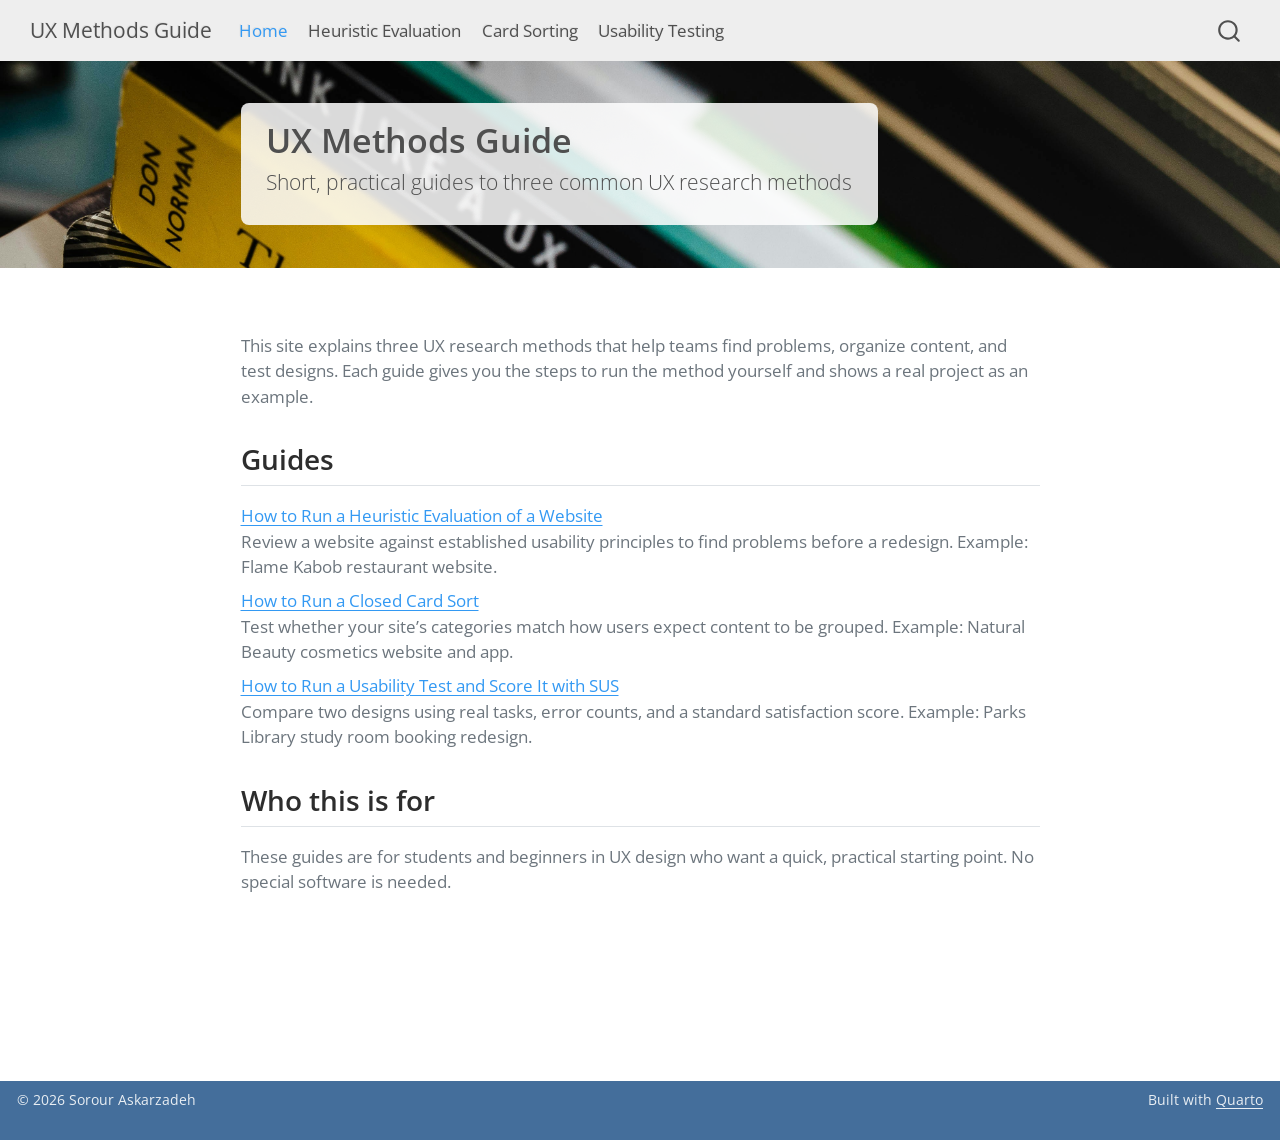
<file: docs/index.html>
<!DOCTYPE html>
<html xmlns="http://www.w3.org/1999/xhtml" lang="en" xml:lang="en"><head>

<meta charset="utf-8">
<meta name="generator" content="quarto-1.10.18">

<meta name="viewport" content="width=device-width, initial-scale=1.0, user-scalable=yes">


<title>UX Methods Guide</title>
<style>
/* Default styles provided by pandoc.
** See https://pandoc.org/MANUAL.html#variables-for-html for config info.
*/
span.smallcaps{font-variant: small-caps;}
div.columns{display: flex; gap: 1.5em;}
div.column{flex: auto;}
@media screen {
div.columns{gap: min(4vw, 1.5em);}
div.column{overflow-x: auto;}
}
div.hanging-indent{margin-left: 1.5em; text-indent: -1.5em;}
ul.task-list{list-style: none;}
ul.task-list li input[type="checkbox"] {
  width: 0.8em;
  margin: 0 0.8em 0.2em -1em; /* quarto-specific, see https://github.com/quarto-dev/quarto-cli/issues/4556 */ 
  vertical-align: middle;
}
</style>


<script src="site_libs/quarto-nav/quarto-nav.js"></script>
<script src="site_libs/quarto-nav/headroom.min.js"></script>
<script src="site_libs/clipboard/clipboard.min.js"></script>
<script src="site_libs/quarto-search/autocomplete.umd.js"></script>
<script src="site_libs/quarto-search/fuse.min.js"></script>
<script src="site_libs/quarto-search/quarto-search.js"></script>
<meta name="quarto:offset" content="./">
<script src="site_libs/quarto-html/quarto.js" type="module"></script>
<script src="site_libs/quarto-html/tabsets/tabsets.js" type="module"></script>
<script src="site_libs/quarto-html/popper.min.js"></script>
<script src="site_libs/quarto-html/tippy.umd.min.js"></script>
<script src="site_libs/quarto-html/anchor.min.js"></script>
<link href="site_libs/quarto-html/tippy.css" rel="stylesheet">
<link href="site_libs/quarto-html/quarto-syntax-highlighting-64a204ab8560d761af7679ceaba22944.css" rel="stylesheet" id="quarto-text-highlighting-styles">
<script src="site_libs/bootstrap/bootstrap.min.js"></script>
<link href="site_libs/bootstrap/bootstrap-icons.css" rel="stylesheet">
<link href="site_libs/bootstrap/bootstrap-42a7d1e88c8e2ad46005e228fc328fef.min.css" rel="stylesheet" append-hash="true" id="quarto-bootstrap" data-mode="light">
<script id="quarto-search-options" type="application/json">{
  "location": "navbar",
  "copy-button": false,
  "collapse-after": 3,
  "panel-placement": "end",
  "type": "overlay",
  "limit": 50,
  "keyboard-shortcut": [
    "f",
    "/",
    "s"
  ],
  "show-item-context": false,
  "language": {
    "search-no-results-text": "No results",
    "search-matching-documents-text": "matching documents",
    "search-copy-link-title": "Copy link to search",
    "search-hide-matches-text": "Hide additional matches",
    "search-more-match-text": "more match in this document",
    "search-more-matches-text": "more matches in this document",
    "search-clear-button-title": "Clear",
    "search-text-placeholder": "",
    "search-detached-cancel-button-title": "Cancel",
    "search-submit-button-title": "Submit",
    "search-label": "Search"
  }
}</script>
<style>

      .quarto-title-block .quarto-title-banner {
        background-image: url(images/header.jpg);
background-size: cover;
      }
</style>


<link rel="stylesheet" href="styles.css">
</head>

<body class="nav-fixed fullcontent quarto-light">

<div id="quarto-search-results"></div>
  <header id="quarto-header" class="headroom fixed-top quarto-banner">
    <nav class="navbar navbar-expand-lg " data-bs-theme="dark">
      <div class="navbar-container container-fluid">
      <div class="navbar-brand-container mx-auto">
    <a class="navbar-brand" href="./index.html">
    <span class="navbar-title">UX Methods Guide</span>
    </a>
  </div>
            <div id="quarto-search" class="" title="Search"></div>
          <button class="navbar-toggler" type="button" data-bs-toggle="collapse" data-bs-target="#navbarCollapse" aria-controls="navbarCollapse" role="menu" aria-expanded="false" aria-label="Toggle navigation" onclick="if (window.quartoToggleHeadroom) { window.quartoToggleHeadroom(); }">
  <span class="navbar-toggler-icon"></span>
</button>
          <div class="collapse navbar-collapse" id="navbarCollapse">
            <ul class="navbar-nav navbar-nav-scroll me-auto">
  <li class="nav-item">
    <a class="nav-link active" href="./index.html" aria-current="page"> 
<span class="menu-text">Home</span></a>
  </li>  
  <li class="nav-item">
    <a class="nav-link" href="./page1.html"> 
<span class="menu-text">Heuristic Evaluation</span></a>
  </li>  
  <li class="nav-item">
    <a class="nav-link" href="./page2.html"> 
<span class="menu-text">Card Sorting</span></a>
  </li>  
  <li class="nav-item">
    <a class="nav-link" href="./page3.html"> 
<span class="menu-text">Usability Testing</span></a>
  </li>  
</ul>
          </div> <!-- /navcollapse -->
            <div class="quarto-navbar-tools">
</div>
      </div> <!-- /container-fluid -->
    </nav>
</header>
<!-- content -->
<header id="title-block-header" class="quarto-title-block default page-columns page-full">
  <div class="quarto-title-banner page-columns page-full">
    <div class="quarto-title column-body">
      <h1 class="title">UX Methods Guide</h1>
            <p class="subtitle lead">Short, practical guides to three common UX research methods</p>
                      </div>
  </div>
    
  
  <div class="quarto-title-meta">

      
    
      
    </div>
    
  
  </header><div id="quarto-content" class="quarto-container page-columns page-rows-contents page-layout-article page-navbar">
<!-- sidebar -->
<!-- margin-sidebar -->
    
<!-- main -->
<main class="content quarto-banner-title-block" id="quarto-document-content">





<p>This site explains three UX research methods that help teams find problems, organize content, and test designs. Each guide gives you the steps to run the method yourself and shows a real project as an example.</p>
<section id="guides" class="level2">
<h2 class="anchored" data-anchor-id="guides">Guides</h2>
<dl>
<dt><a href="./page1.html">How to Run a Heuristic Evaluation of a Website</a></dt>
<dd>
Review a website against established usability principles to find problems before a redesign. Example: Flame Kabob restaurant website.
</dd>
<dt><a href="./page2.html">How to Run a Closed Card Sort</a></dt>
<dd>
Test whether your site’s categories match how users expect content to be grouped. Example: Natural Beauty cosmetics website and app.
</dd>
<dt><a href="./page3.html">How to Run a Usability Test and Score It with SUS</a></dt>
<dd>
Compare two designs using real tasks, error counts, and a standard satisfaction score. Example: Parks Library study room booking redesign.
</dd>
</dl>
</section>
<section id="who-this-is-for" class="level2">
<h2 class="anchored" data-anchor-id="who-this-is-for">Who this is for</h2>
<p>These guides are for students and beginners in UX design who want a quick, practical starting point. No special software is needed.</p>


</section>

<a onclick="window.scrollTo(0, 0); return false;" role="button" id="quarto-back-to-top"><i class="bi bi-arrow-up"></i> Back to top</a></main> <!-- /main -->
<script id="quarto-html-after-body" type="application/javascript">
  window.document.addEventListener("DOMContentLoaded", function (event) {
    const icon = "";
    const anchorJS = new window.AnchorJS();
    anchorJS.options = {
      placement: 'right',
      icon: icon
    };
    anchorJS.add('.anchored');
    const isCodeAnnotation = (el) => {
      for (const clz of el.classList) {
        if (clz.startsWith('code-annotation-')) {                     
          return true;
        }
      }
      return false;
    }
    const onCopySuccess = function(e) {
      // button target
      const button = e.trigger;
      // don't keep focus
      button.blur();
      // flash "checked"
      button.classList.add('code-copy-button-checked');
      var currentTitle = button.getAttribute("title");
      button.setAttribute("title", "Copied!");
      let tooltip;
      if (window.bootstrap) {
        button.setAttribute("data-bs-toggle", "tooltip");
        button.setAttribute("data-bs-placement", "left");
        button.setAttribute("data-bs-title", "Copied!");
        tooltip = new bootstrap.Tooltip(button, 
          { trigger: "manual", 
            customClass: "code-copy-button-tooltip",
            offset: [0, -8]});
        tooltip.show();    
      }
      setTimeout(function() {
        if (tooltip) {
          tooltip.hide();
          button.removeAttribute("data-bs-title");
          button.removeAttribute("data-bs-toggle");
          button.removeAttribute("data-bs-placement");
        }
        button.setAttribute("title", currentTitle);
        button.classList.remove('code-copy-button-checked');
      }, 1000);
      // clear code selection
      e.clearSelection();
    }
    const getTextToCopy = function(trigger) {
      const outerScaffold = trigger.parentElement.cloneNode(true);
      const codeEl = outerScaffold.querySelector('code');
      for (const childEl of codeEl.children) {
        if (isCodeAnnotation(childEl)) {
          childEl.remove();
        }
      }
      return codeEl.innerText;
    }
    const clipboard = new window.ClipboardJS('.code-copy-button:not([data-in-quarto-modal])', {
      text: getTextToCopy
    });
    clipboard.on('success', onCopySuccess);
    if (window.document.getElementById('quarto-embedded-source-code-modal')) {
      const clipboardModal = new window.ClipboardJS('.code-copy-button[data-in-quarto-modal]', {
        text: getTextToCopy,
        container: window.document.getElementById('quarto-embedded-source-code-modal')
      });
      clipboardModal.on('success', onCopySuccess);
    }
      var localhostRegex = new RegExp(/^(?:http|https):\/\/localhost\:?[0-9]*\//);
      var mailtoRegex = new RegExp(/^mailto:/);
        var filterRegex = new RegExp('/' + window.location.host + '/');
      var isInternal = (href) => {
          return filterRegex.test(href) || localhostRegex.test(href) || mailtoRegex.test(href);
      }
      // Inspect non-navigation links and adorn them if external
     var links = window.document.querySelectorAll('a[href]:not(.nav-link):not(.navbar-brand):not(.toc-action):not(.sidebar-link):not(.sidebar-item-toggle):not(.pagination-link):not(.no-external):not([aria-hidden]):not(.dropdown-item):not(.quarto-navigation-tool):not(.about-link)');
      for (var i=0; i<links.length; i++) {
        const link = links[i];
        if (!isInternal(link.href)) {
          // undo the damage that might have been done by quarto-nav.js in the case of
          // links that we want to consider external
          if (link.dataset.originalHref !== undefined) {
            link.href = link.dataset.originalHref;
          }
        }
      }
    function tippyHover(el, contentFn, onTriggerFn, onUntriggerFn) {
      const config = {
        allowHTML: true,
        maxWidth: 500,
        delay: 100,
        arrow: false,
        appendTo: function(el) {
            return el.parentElement;
        },
        interactive: true,
        interactiveBorder: 10,
        theme: 'quarto',
        placement: 'bottom-start',
      };
      if (contentFn) {
        config.content = contentFn;
      }
      if (onTriggerFn) {
        config.onTrigger = onTriggerFn;
      }
      if (onUntriggerFn) {
        config.onUntrigger = onUntriggerFn;
      }
      window.tippy(el, config); 
    }
    const noterefs = window.document.querySelectorAll('a[role="doc-noteref"]');
    for (var i=0; i<noterefs.length; i++) {
      const ref = noterefs[i];
      tippyHover(ref, function() {
        // use id or data attribute instead here
        let href = ref.getAttribute('data-footnote-href') || ref.getAttribute('href');
        try { href = new URL(href).hash; } catch {}
        const id = href.replace(/^#\/?/, "");
        const note = window.document.getElementById(id);
        if (note) {
          return note.innerHTML;
        } else {
          return "";
        }
      });
    }
    const xrefs = window.document.querySelectorAll('a.quarto-xref');
    const processXRef = (id, note) => {
      // Strip column container classes
      const stripColumnClz = (el) => {
        el.classList.remove("page-full", "page-columns");
        if (el.children) {
          for (const child of el.children) {
            stripColumnClz(child);
          }
        }
      }
      stripColumnClz(note)
      if (id === null || id.startsWith('sec-')) {
        // Special case sections, only their first couple elements
        const container = document.createElement("div");
        if (note.children && note.children.length > 2) {
          container.appendChild(note.children[0].cloneNode(true));
          for (let i = 1; i < note.children.length; i++) {
            const child = note.children[i];
            if (child.tagName === "P" && child.innerText === "") {
              continue;
            } else {
              container.appendChild(child.cloneNode(true));
              break;
            }
          }
          if (window.Quarto?.typesetMath) {
            window.Quarto.typesetMath(container);
          }
          return container.innerHTML
        } else {
          if (window.Quarto?.typesetMath) {
            window.Quarto.typesetMath(note);
          }
          return note.innerHTML;
        }
      } else {
        // Remove any anchor links if they are present
        const anchorLink = note.querySelector('a.anchorjs-link');
        if (anchorLink) {
          anchorLink.remove();
        }
        if (window.Quarto?.typesetMath) {
          window.Quarto.typesetMath(note);
        }
        if (note.classList.contains("callout")) {
          return note.outerHTML;
        } else {
          return note.innerHTML;
        }
      }
    }
    for (var i=0; i<xrefs.length; i++) {
      const xref = xrefs[i];
      tippyHover(xref, undefined, function(instance) {
        instance.disable();
        let url = xref.getAttribute('href');
        let hash = undefined; 
        if (url.startsWith('#')) {
          hash = url;
        } else {
          try { hash = new URL(url).hash; } catch {}
        }
        if (hash) {
          const id = hash.replace(/^#\/?/, "");
          const note = window.document.getElementById(id);
          if (note !== null) {
            try {
              const html = processXRef(id, note.cloneNode(true));
              instance.setContent(html);
            } finally {
              instance.enable();
              instance.show();
            }
          } else {
            // See if we can fetch this
            fetch(url.split('#')[0])
            .then(res => res.text())
            .then(html => {
              const parser = new DOMParser();
              const htmlDoc = parser.parseFromString(html, "text/html");
              const note = htmlDoc.getElementById(id);
              if (note !== null) {
                const html = processXRef(id, note);
                instance.setContent(html);
              } 
            }).finally(() => {
              instance.enable();
              instance.show();
            });
          }
        } else {
          // See if we can fetch a full url (with no hash to target)
          // This is a special case and we should probably do some content thinning / targeting
          fetch(url)
          .then(res => res.text())
          .then(html => {
            const parser = new DOMParser();
            const htmlDoc = parser.parseFromString(html, "text/html");
            const note = htmlDoc.querySelector('main.content');
            if (note !== null) {
              // This should only happen for chapter cross references
              // (since there is no id in the URL)
              // remove the first header
              if (note.children.length > 0 && note.children[0].tagName === "HEADER") {
                note.children[0].remove();
              }
              const html = processXRef(null, note);
              instance.setContent(html);
            } 
          }).finally(() => {
            instance.enable();
            instance.show();
          });
        }
      }, function(instance) {
      });
    }
        let selectedAnnoteEl;
        const selectorForAnnotation = ( cell, annotation) => {
          let cellAttr = 'data-code-cell="' + cell + '"';
          let lineAttr = 'data-code-annotation="' +  annotation + '"';
          const selector = 'span[' + cellAttr + '][' + lineAttr + ']';
          return selector;
        }
        const selectCodeLines = (annoteEl) => {
          const doc = window.document;
          const targetCell = annoteEl.getAttribute("data-target-cell");
          const targetAnnotation = annoteEl.getAttribute("data-target-annotation");
          const annoteSpan = window.document.querySelector(selectorForAnnotation(targetCell, targetAnnotation));
          const lines = annoteSpan.getAttribute("data-code-lines").split(",");
          const lineIds = lines.map((line) => {
            return targetCell + "-" + line;
          })
          let top = null;
          let height = null;
          let parent = null;
          if (lineIds.length > 0) {
              //compute the position of the single el (top and bottom and make a div)
              const el = window.document.getElementById(lineIds[0]);
              top = el.offsetTop;
              height = el.offsetHeight;
              parent = el.parentElement.parentElement;
            if (lineIds.length > 1) {
              const lastEl = window.document.getElementById(lineIds[lineIds.length - 1]);
              const bottom = lastEl.offsetTop + lastEl.offsetHeight;
              height = bottom - top;
            }
            if (top !== null && height !== null && parent !== null) {
              // cook up a div (if necessary) and position it 
              let div = window.document.getElementById("code-annotation-line-highlight");
              if (div === null) {
                div = window.document.createElement("div");
                div.setAttribute("id", "code-annotation-line-highlight");
                div.style.position = 'absolute';
                parent.appendChild(div);
              }
              div.style.top = top - 2 + "px";
              div.style.height = height + 4 + "px";
              div.style.left = 0;
              let gutterDiv = window.document.getElementById("code-annotation-line-highlight-gutter");
              if (gutterDiv === null) {
                gutterDiv = window.document.createElement("div");
                gutterDiv.setAttribute("id", "code-annotation-line-highlight-gutter");
                gutterDiv.style.position = 'absolute';
                const codeCell = window.document.getElementById(targetCell);
                const gutter = codeCell.querySelector('.code-annotation-gutter');
                gutter.appendChild(gutterDiv);
              }
              gutterDiv.style.top = top - 2 + "px";
              gutterDiv.style.height = height + 4 + "px";
            }
            selectedAnnoteEl = annoteEl;
          }
        };
        const unselectCodeLines = () => {
          const elementsIds = ["code-annotation-line-highlight", "code-annotation-line-highlight-gutter"];
          elementsIds.forEach((elId) => {
            const div = window.document.getElementById(elId);
            if (div) {
              div.remove();
            }
          });
          selectedAnnoteEl = undefined;
        };
          // Handle positioning of the toggle
      window.addEventListener(
        "resize",
        throttle(() => {
          elRect = undefined;
          if (selectedAnnoteEl) {
            selectCodeLines(selectedAnnoteEl);
          }
        }, 10)
      );
      function throttle(fn, ms) {
      let throttle = false;
      let timer;
        return (...args) => {
          if(!throttle) { // first call gets through
              fn.apply(this, args);
              throttle = true;
          } else { // all the others get throttled
              if(timer) clearTimeout(timer); // cancel #2
              timer = setTimeout(() => {
                fn.apply(this, args);
                timer = throttle = false;
              }, ms);
          }
        };
      }
        // Attach click handler to the DT
        const annoteDls = window.document.querySelectorAll('dt[data-target-cell]');
        for (const annoteDlNode of annoteDls) {
          annoteDlNode.addEventListener('click', (event) => {
            const clickedEl = event.target;
            if (clickedEl !== selectedAnnoteEl) {
              unselectCodeLines();
              const activeEl = window.document.querySelector('dt[data-target-cell].code-annotation-active');
              if (activeEl) {
                activeEl.classList.remove('code-annotation-active');
              }
              selectCodeLines(clickedEl);
              clickedEl.classList.add('code-annotation-active');
            } else {
              // Unselect the line
              unselectCodeLines();
              clickedEl.classList.remove('code-annotation-active');
            }
          });
        }
    const findCites = (el) => {
      const parentEl = el.parentElement;
      if (parentEl) {
        const cites = parentEl.dataset.cites;
        if (cites) {
          return {
            el,
            cites: cites.split(' ')
          };
        } else {
          return findCites(el.parentElement)
        }
      } else {
        return undefined;
      }
    };
    var bibliorefs = window.document.querySelectorAll('a[role="doc-biblioref"]');
    for (var i=0; i<bibliorefs.length; i++) {
      const ref = bibliorefs[i];
      const citeInfo = findCites(ref);
      if (citeInfo) {
        tippyHover(citeInfo.el, function() {
          var popup = window.document.createElement('div');
          citeInfo.cites.forEach(function(cite) {
            var citeDiv = window.document.createElement('div');
            citeDiv.classList.add('hanging-indent');
            citeDiv.classList.add('csl-entry');
            var biblioDiv = window.document.getElementById('ref-' + cite);
            if (biblioDiv) {
              citeDiv.innerHTML = biblioDiv.innerHTML;
            }
            popup.appendChild(citeDiv);
          });
          return popup.innerHTML;
        });
      }
    }
  });
  </script>
</div> <!-- /content -->
<footer class="footer">
  <div class="nav-footer">
    <div class="nav-footer-left">
<p>© 2026 Sorour Askarzadeh</p>
</div>   
    <div class="nav-footer-center">
      &nbsp;
    </div>
    <div class="nav-footer-right">
<p>Built with <a href="https://quarto.org">Quarto</a></p>
</div>
  </div>
</footer>




</body></html>
</file>
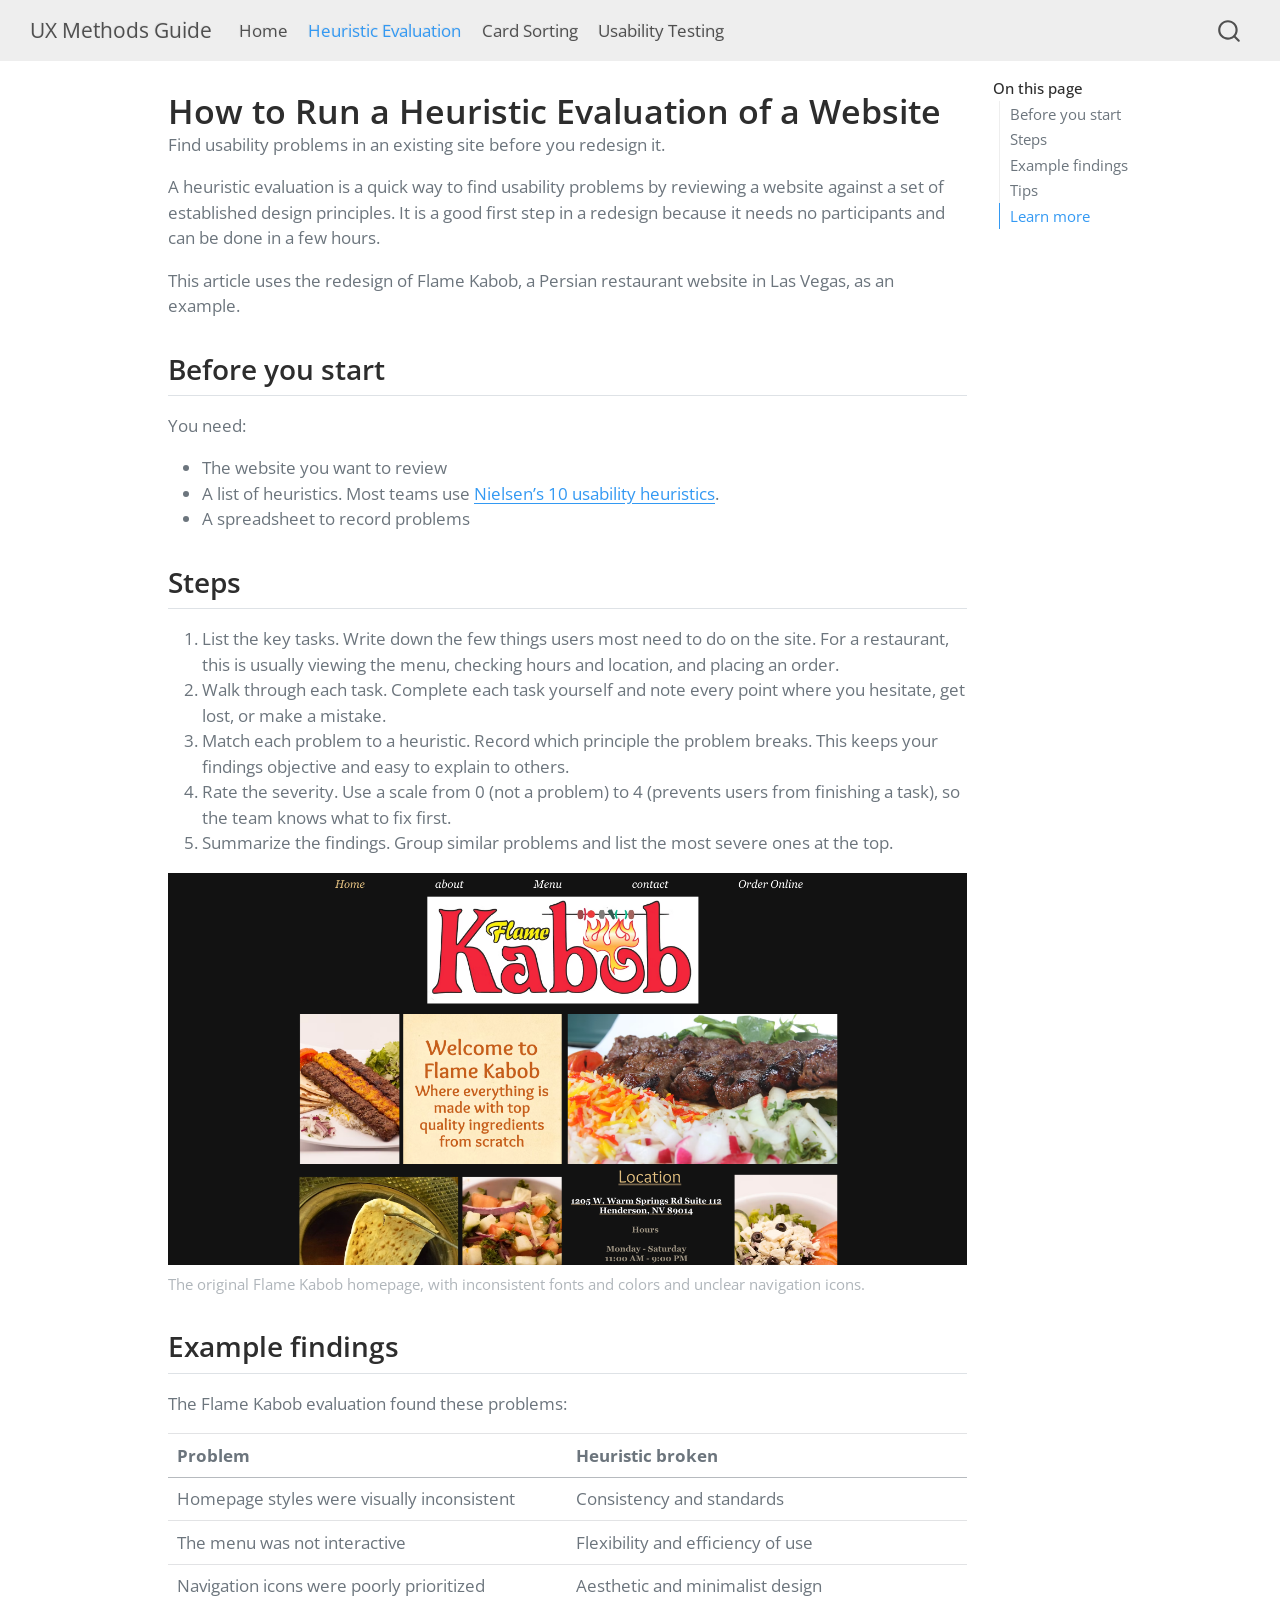
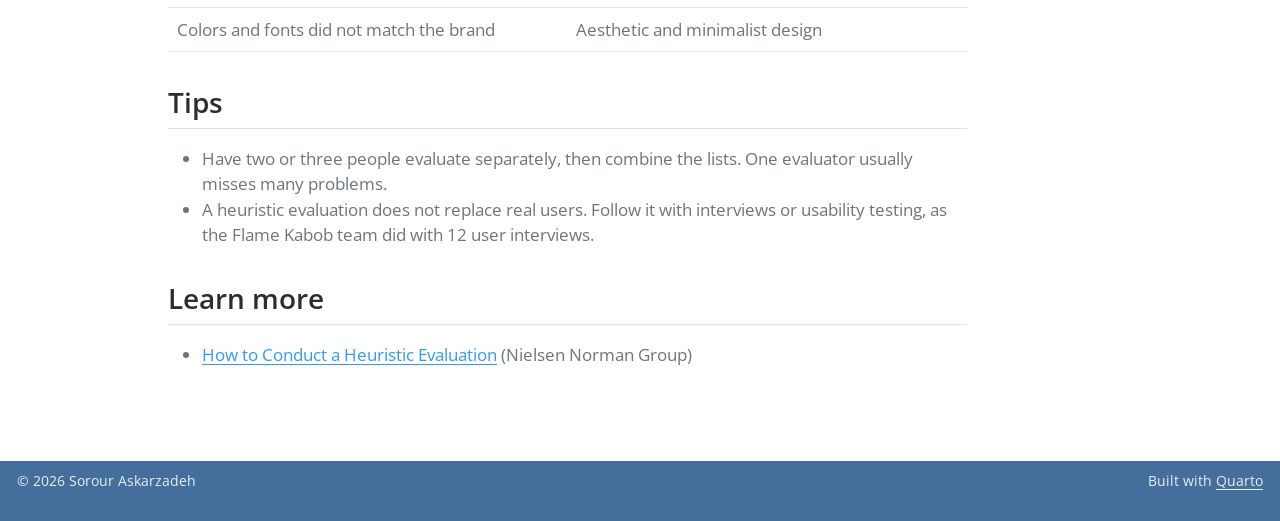
<file: docs/page1.html>
<!DOCTYPE html>
<html xmlns="http://www.w3.org/1999/xhtml" lang="en" xml:lang="en"><head>

<meta charset="utf-8">
<meta name="generator" content="quarto-1.10.18">

<meta name="viewport" content="width=device-width, initial-scale=1.0, user-scalable=yes">

<meta name="description" content="Find usability problems in an existing site before you redesign it.">

<title>How to Run a Heuristic Evaluation of a Website – UX Methods Guide</title>
<style>
/* Default styles provided by pandoc.
** See https://pandoc.org/MANUAL.html#variables-for-html for config info.
*/
span.smallcaps{font-variant: small-caps;}
div.columns{display: flex; gap: 1.5em;}
div.column{flex: auto;}
@media screen {
div.columns{gap: min(4vw, 1.5em);}
div.column{overflow-x: auto;}
}
div.hanging-indent{margin-left: 1.5em; text-indent: -1.5em;}
ul.task-list{list-style: none;}
ul.task-list li input[type="checkbox"] {
  width: 0.8em;
  margin: 0 0.8em 0.2em -1em; /* quarto-specific, see https://github.com/quarto-dev/quarto-cli/issues/4556 */ 
  vertical-align: middle;
}
</style>


<script src="site_libs/quarto-nav/quarto-nav.js"></script>
<script src="site_libs/quarto-nav/headroom.min.js"></script>
<script src="site_libs/clipboard/clipboard.min.js"></script>
<script src="site_libs/quarto-search/autocomplete.umd.js"></script>
<script src="site_libs/quarto-search/fuse.min.js"></script>
<script src="site_libs/quarto-search/quarto-search.js"></script>
<meta name="quarto:offset" content="./">
<script src="site_libs/quarto-html/quarto.js" type="module"></script>
<script src="site_libs/quarto-html/tabsets/tabsets.js" type="module"></script>
<script src="site_libs/quarto-html/popper.min.js"></script>
<script src="site_libs/quarto-html/tippy.umd.min.js"></script>
<script src="site_libs/quarto-html/anchor.min.js"></script>
<link href="site_libs/quarto-html/tippy.css" rel="stylesheet">
<link href="site_libs/quarto-html/quarto-syntax-highlighting-64a204ab8560d761af7679ceaba22944.css" rel="stylesheet" id="quarto-text-highlighting-styles">
<script src="site_libs/bootstrap/bootstrap.min.js"></script>
<link href="site_libs/bootstrap/bootstrap-icons.css" rel="stylesheet">
<link href="site_libs/bootstrap/bootstrap-42a7d1e88c8e2ad46005e228fc328fef.min.css" rel="stylesheet" append-hash="true" id="quarto-bootstrap" data-mode="light">
<script id="quarto-search-options" type="application/json">{
  "location": "navbar",
  "copy-button": false,
  "collapse-after": 3,
  "panel-placement": "end",
  "type": "overlay",
  "limit": 50,
  "keyboard-shortcut": [
    "f",
    "/",
    "s"
  ],
  "show-item-context": false,
  "language": {
    "search-no-results-text": "No results",
    "search-matching-documents-text": "matching documents",
    "search-copy-link-title": "Copy link to search",
    "search-hide-matches-text": "Hide additional matches",
    "search-more-match-text": "more match in this document",
    "search-more-matches-text": "more matches in this document",
    "search-clear-button-title": "Clear",
    "search-text-placeholder": "",
    "search-detached-cancel-button-title": "Cancel",
    "search-submit-button-title": "Submit",
    "search-label": "Search"
  }
}</script>


<link rel="stylesheet" href="styles.css">
</head>

<body class="nav-fixed quarto-light">

<div id="quarto-search-results"></div>
  <header id="quarto-header" class="headroom fixed-top">
    <nav class="navbar navbar-expand-lg " data-bs-theme="dark">
      <div class="navbar-container container-fluid">
      <div class="navbar-brand-container mx-auto">
    <a class="navbar-brand" href="./index.html">
    <span class="navbar-title">UX Methods Guide</span>
    </a>
  </div>
            <div id="quarto-search" class="" title="Search"></div>
          <button class="navbar-toggler" type="button" data-bs-toggle="collapse" data-bs-target="#navbarCollapse" aria-controls="navbarCollapse" role="menu" aria-expanded="false" aria-label="Toggle navigation" onclick="if (window.quartoToggleHeadroom) { window.quartoToggleHeadroom(); }">
  <span class="navbar-toggler-icon"></span>
</button>
          <div class="collapse navbar-collapse" id="navbarCollapse">
            <ul class="navbar-nav navbar-nav-scroll me-auto">
  <li class="nav-item">
    <a class="nav-link" href="./index.html"> 
<span class="menu-text">Home</span></a>
  </li>  
  <li class="nav-item">
    <a class="nav-link active" href="./page1.html" aria-current="page"> 
<span class="menu-text">Heuristic Evaluation</span></a>
  </li>  
  <li class="nav-item">
    <a class="nav-link" href="./page2.html"> 
<span class="menu-text">Card Sorting</span></a>
  </li>  
  <li class="nav-item">
    <a class="nav-link" href="./page3.html"> 
<span class="menu-text">Usability Testing</span></a>
  </li>  
</ul>
          </div> <!-- /navcollapse -->
            <div class="quarto-navbar-tools">
</div>
      </div> <!-- /container-fluid -->
    </nav>
</header>
<!-- content -->
<div id="quarto-content" class="quarto-container page-columns page-rows-contents page-layout-article page-navbar">
<!-- sidebar -->
<!-- margin-sidebar -->
    <div id="quarto-margin-sidebar" class="sidebar margin-sidebar">
        <nav id="TOC" role="doc-toc" class="toc-active">
    <h2 id="toc-title">On this page</h2>
   
  <ul>
  <li><a href="#before-you-start" id="toc-before-you-start" class="nav-link active" data-scroll-target="#before-you-start">Before you start</a></li>
  <li><a href="#steps" id="toc-steps" class="nav-link" data-scroll-target="#steps">Steps</a></li>
  <li><a href="#example-findings" id="toc-example-findings" class="nav-link" data-scroll-target="#example-findings">Example findings</a></li>
  <li><a href="#tips" id="toc-tips" class="nav-link" data-scroll-target="#tips">Tips</a></li>
  <li><a href="#learn-more" id="toc-learn-more" class="nav-link" data-scroll-target="#learn-more">Learn more</a></li>
  </ul>
</nav>
    </div>
<!-- main -->
<main class="content" id="quarto-document-content">

<header id="title-block-header" class="quarto-title-block default">
<div class="quarto-title">
<h1 class="title">How to Run a Heuristic Evaluation of a Website</h1>
</div>

<div>
  <div class="description">
    Find usability problems in an existing site before you redesign it.
  </div>
</div>


<div class="quarto-title-meta">

    
  
    
  </div>
  


</header>


<p>A heuristic evaluation is a quick way to find usability problems by reviewing a website against a set of established design principles. It is a good first step in a redesign because it needs no participants and can be done in a few hours.</p>
<p>This article uses the redesign of Flame Kabob, a Persian restaurant website in Las Vegas, as an example.</p>
<section id="before-you-start" class="level2">
<h2 class="anchored" data-anchor-id="before-you-start">Before you start</h2>
<p>You need:</p>
<ul>
<li>The website you want to review</li>
<li>A list of heuristics. Most teams use <a href="https://www.nngroup.com/articles/ten-usability-heuristics/">Nielsen’s 10 usability heuristics</a>.</li>
<li>A spreadsheet to record problems</li>
</ul>
</section>
<section id="steps" class="level2">
<h2 class="anchored" data-anchor-id="steps">Steps</h2>
<ol type="1">
<li>List the key tasks. Write down the few things users most need to do on the site. For a restaurant, this is usually viewing the menu, checking hours and location, and placing an order.</li>
<li>Walk through each task. Complete each task yourself and note every point where you hesitate, get lost, or make a mistake.</li>
<li>Match each problem to a heuristic. Record which principle the problem breaks. This keeps your findings objective and easy to explain to others.</li>
<li>Rate the severity. Use a scale from 0 (not a problem) to 4 (prevents users from finishing a task), so the team knows what to fix first.</li>
<li>Summarize the findings. Group similar problems and list the most severe ones at the top.</li>
</ol>
<div class="quarto-figure quarto-figure-center">
<figure class="figure">
<p><img src="images/flame-kabob-original.png" class="img-fluid figure-img"></p>
<figcaption>The original Flame Kabob homepage, with inconsistent fonts and colors and unclear navigation icons.</figcaption>
</figure>
</div>
</section>
<section id="example-findings" class="level2">
<h2 class="anchored" data-anchor-id="example-findings">Example findings</h2>
<p>The Flame Kabob evaluation found these problems:</p>
<table class="caption-top table">
<colgroup>
<col style="width: 50%">
<col style="width: 50%">
</colgroup>
<thead>
<tr class="header">
<th>Problem</th>
<th>Heuristic broken</th>
</tr>
</thead>
<tbody>
<tr class="odd">
<td>Homepage styles were visually inconsistent</td>
<td>Consistency and standards</td>
</tr>
<tr class="even">
<td>The menu was not interactive</td>
<td>Flexibility and efficiency of use</td>
</tr>
<tr class="odd">
<td>Navigation icons were poorly prioritized</td>
<td>Aesthetic and minimalist design</td>
</tr>
<tr class="even">
<td>Colors and fonts did not match the brand</td>
<td>Aesthetic and minimalist design</td>
</tr>
</tbody>
</table>
</section>
<section id="tips" class="level2">
<h2 class="anchored" data-anchor-id="tips">Tips</h2>
<ul>
<li>Have two or three people evaluate separately, then combine the lists. One evaluator usually misses many problems.</li>
<li>A heuristic evaluation does not replace real users. Follow it with interviews or usability testing, as the Flame Kabob team did with 12 user interviews.</li>
</ul>
</section>
<section id="learn-more" class="level2">
<h2 class="anchored" data-anchor-id="learn-more">Learn more</h2>
<ul>
<li><a href="https://www.nngroup.com/articles/how-to-conduct-a-heuristic-evaluation/">How to Conduct a Heuristic Evaluation</a> (Nielsen Norman Group)</li>
</ul>


</section>

<a onclick="window.scrollTo(0, 0); return false;" role="button" id="quarto-back-to-top"><i class="bi bi-arrow-up"></i> Back to top</a></main> <!-- /main -->
<script id="quarto-html-after-body" type="application/javascript">
  window.document.addEventListener("DOMContentLoaded", function (event) {
    const icon = "";
    const anchorJS = new window.AnchorJS();
    anchorJS.options = {
      placement: 'right',
      icon: icon
    };
    anchorJS.add('.anchored');
    const isCodeAnnotation = (el) => {
      for (const clz of el.classList) {
        if (clz.startsWith('code-annotation-')) {                     
          return true;
        }
      }
      return false;
    }
    const onCopySuccess = function(e) {
      // button target
      const button = e.trigger;
      // don't keep focus
      button.blur();
      // flash "checked"
      button.classList.add('code-copy-button-checked');
      var currentTitle = button.getAttribute("title");
      button.setAttribute("title", "Copied!");
      let tooltip;
      if (window.bootstrap) {
        button.setAttribute("data-bs-toggle", "tooltip");
        button.setAttribute("data-bs-placement", "left");
        button.setAttribute("data-bs-title", "Copied!");
        tooltip = new bootstrap.Tooltip(button, 
          { trigger: "manual", 
            customClass: "code-copy-button-tooltip",
            offset: [0, -8]});
        tooltip.show();    
      }
      setTimeout(function() {
        if (tooltip) {
          tooltip.hide();
          button.removeAttribute("data-bs-title");
          button.removeAttribute("data-bs-toggle");
          button.removeAttribute("data-bs-placement");
        }
        button.setAttribute("title", currentTitle);
        button.classList.remove('code-copy-button-checked');
      }, 1000);
      // clear code selection
      e.clearSelection();
    }
    const getTextToCopy = function(trigger) {
      const outerScaffold = trigger.parentElement.cloneNode(true);
      const codeEl = outerScaffold.querySelector('code');
      for (const childEl of codeEl.children) {
        if (isCodeAnnotation(childEl)) {
          childEl.remove();
        }
      }
      return codeEl.innerText;
    }
    const clipboard = new window.ClipboardJS('.code-copy-button:not([data-in-quarto-modal])', {
      text: getTextToCopy
    });
    clipboard.on('success', onCopySuccess);
    if (window.document.getElementById('quarto-embedded-source-code-modal')) {
      const clipboardModal = new window.ClipboardJS('.code-copy-button[data-in-quarto-modal]', {
        text: getTextToCopy,
        container: window.document.getElementById('quarto-embedded-source-code-modal')
      });
      clipboardModal.on('success', onCopySuccess);
    }
      var localhostRegex = new RegExp(/^(?:http|https):\/\/localhost\:?[0-9]*\//);
      var mailtoRegex = new RegExp(/^mailto:/);
        var filterRegex = new RegExp('/' + window.location.host + '/');
      var isInternal = (href) => {
          return filterRegex.test(href) || localhostRegex.test(href) || mailtoRegex.test(href);
      }
      // Inspect non-navigation links and adorn them if external
     var links = window.document.querySelectorAll('a[href]:not(.nav-link):not(.navbar-brand):not(.toc-action):not(.sidebar-link):not(.sidebar-item-toggle):not(.pagination-link):not(.no-external):not([aria-hidden]):not(.dropdown-item):not(.quarto-navigation-tool):not(.about-link)');
      for (var i=0; i<links.length; i++) {
        const link = links[i];
        if (!isInternal(link.href)) {
          // undo the damage that might have been done by quarto-nav.js in the case of
          // links that we want to consider external
          if (link.dataset.originalHref !== undefined) {
            link.href = link.dataset.originalHref;
          }
        }
      }
    function tippyHover(el, contentFn, onTriggerFn, onUntriggerFn) {
      const config = {
        allowHTML: true,
        maxWidth: 500,
        delay: 100,
        arrow: false,
        appendTo: function(el) {
            return el.parentElement;
        },
        interactive: true,
        interactiveBorder: 10,
        theme: 'quarto',
        placement: 'bottom-start',
      };
      if (contentFn) {
        config.content = contentFn;
      }
      if (onTriggerFn) {
        config.onTrigger = onTriggerFn;
      }
      if (onUntriggerFn) {
        config.onUntrigger = onUntriggerFn;
      }
      window.tippy(el, config); 
    }
    const noterefs = window.document.querySelectorAll('a[role="doc-noteref"]');
    for (var i=0; i<noterefs.length; i++) {
      const ref = noterefs[i];
      tippyHover(ref, function() {
        // use id or data attribute instead here
        let href = ref.getAttribute('data-footnote-href') || ref.getAttribute('href');
        try { href = new URL(href).hash; } catch {}
        const id = href.replace(/^#\/?/, "");
        const note = window.document.getElementById(id);
        if (note) {
          return note.innerHTML;
        } else {
          return "";
        }
      });
    }
    const xrefs = window.document.querySelectorAll('a.quarto-xref');
    const processXRef = (id, note) => {
      // Strip column container classes
      const stripColumnClz = (el) => {
        el.classList.remove("page-full", "page-columns");
        if (el.children) {
          for (const child of el.children) {
            stripColumnClz(child);
          }
        }
      }
      stripColumnClz(note)
      if (id === null || id.startsWith('sec-')) {
        // Special case sections, only their first couple elements
        const container = document.createElement("div");
        if (note.children && note.children.length > 2) {
          container.appendChild(note.children[0].cloneNode(true));
          for (let i = 1; i < note.children.length; i++) {
            const child = note.children[i];
            if (child.tagName === "P" && child.innerText === "") {
              continue;
            } else {
              container.appendChild(child.cloneNode(true));
              break;
            }
          }
          if (window.Quarto?.typesetMath) {
            window.Quarto.typesetMath(container);
          }
          return container.innerHTML
        } else {
          if (window.Quarto?.typesetMath) {
            window.Quarto.typesetMath(note);
          }
          return note.innerHTML;
        }
      } else {
        // Remove any anchor links if they are present
        const anchorLink = note.querySelector('a.anchorjs-link');
        if (anchorLink) {
          anchorLink.remove();
        }
        if (window.Quarto?.typesetMath) {
          window.Quarto.typesetMath(note);
        }
        if (note.classList.contains("callout")) {
          return note.outerHTML;
        } else {
          return note.innerHTML;
        }
      }
    }
    for (var i=0; i<xrefs.length; i++) {
      const xref = xrefs[i];
      tippyHover(xref, undefined, function(instance) {
        instance.disable();
        let url = xref.getAttribute('href');
        let hash = undefined; 
        if (url.startsWith('#')) {
          hash = url;
        } else {
          try { hash = new URL(url).hash; } catch {}
        }
        if (hash) {
          const id = hash.replace(/^#\/?/, "");
          const note = window.document.getElementById(id);
          if (note !== null) {
            try {
              const html = processXRef(id, note.cloneNode(true));
              instance.setContent(html);
            } finally {
              instance.enable();
              instance.show();
            }
          } else {
            // See if we can fetch this
            fetch(url.split('#')[0])
            .then(res => res.text())
            .then(html => {
              const parser = new DOMParser();
              const htmlDoc = parser.parseFromString(html, "text/html");
              const note = htmlDoc.getElementById(id);
              if (note !== null) {
                const html = processXRef(id, note);
                instance.setContent(html);
              } 
            }).finally(() => {
              instance.enable();
              instance.show();
            });
          }
        } else {
          // See if we can fetch a full url (with no hash to target)
          // This is a special case and we should probably do some content thinning / targeting
          fetch(url)
          .then(res => res.text())
          .then(html => {
            const parser = new DOMParser();
            const htmlDoc = parser.parseFromString(html, "text/html");
            const note = htmlDoc.querySelector('main.content');
            if (note !== null) {
              // This should only happen for chapter cross references
              // (since there is no id in the URL)
              // remove the first header
              if (note.children.length > 0 && note.children[0].tagName === "HEADER") {
                note.children[0].remove();
              }
              const html = processXRef(null, note);
              instance.setContent(html);
            } 
          }).finally(() => {
            instance.enable();
            instance.show();
          });
        }
      }, function(instance) {
      });
    }
        let selectedAnnoteEl;
        const selectorForAnnotation = ( cell, annotation) => {
          let cellAttr = 'data-code-cell="' + cell + '"';
          let lineAttr = 'data-code-annotation="' +  annotation + '"';
          const selector = 'span[' + cellAttr + '][' + lineAttr + ']';
          return selector;
        }
        const selectCodeLines = (annoteEl) => {
          const doc = window.document;
          const targetCell = annoteEl.getAttribute("data-target-cell");
          const targetAnnotation = annoteEl.getAttribute("data-target-annotation");
          const annoteSpan = window.document.querySelector(selectorForAnnotation(targetCell, targetAnnotation));
          const lines = annoteSpan.getAttribute("data-code-lines").split(",");
          const lineIds = lines.map((line) => {
            return targetCell + "-" + line;
          })
          let top = null;
          let height = null;
          let parent = null;
          if (lineIds.length > 0) {
              //compute the position of the single el (top and bottom and make a div)
              const el = window.document.getElementById(lineIds[0]);
              top = el.offsetTop;
              height = el.offsetHeight;
              parent = el.parentElement.parentElement;
            if (lineIds.length > 1) {
              const lastEl = window.document.getElementById(lineIds[lineIds.length - 1]);
              const bottom = lastEl.offsetTop + lastEl.offsetHeight;
              height = bottom - top;
            }
            if (top !== null && height !== null && parent !== null) {
              // cook up a div (if necessary) and position it 
              let div = window.document.getElementById("code-annotation-line-highlight");
              if (div === null) {
                div = window.document.createElement("div");
                div.setAttribute("id", "code-annotation-line-highlight");
                div.style.position = 'absolute';
                parent.appendChild(div);
              }
              div.style.top = top - 2 + "px";
              div.style.height = height + 4 + "px";
              div.style.left = 0;
              let gutterDiv = window.document.getElementById("code-annotation-line-highlight-gutter");
              if (gutterDiv === null) {
                gutterDiv = window.document.createElement("div");
                gutterDiv.setAttribute("id", "code-annotation-line-highlight-gutter");
                gutterDiv.style.position = 'absolute';
                const codeCell = window.document.getElementById(targetCell);
                const gutter = codeCell.querySelector('.code-annotation-gutter');
                gutter.appendChild(gutterDiv);
              }
              gutterDiv.style.top = top - 2 + "px";
              gutterDiv.style.height = height + 4 + "px";
            }
            selectedAnnoteEl = annoteEl;
          }
        };
        const unselectCodeLines = () => {
          const elementsIds = ["code-annotation-line-highlight", "code-annotation-line-highlight-gutter"];
          elementsIds.forEach((elId) => {
            const div = window.document.getElementById(elId);
            if (div) {
              div.remove();
            }
          });
          selectedAnnoteEl = undefined;
        };
          // Handle positioning of the toggle
      window.addEventListener(
        "resize",
        throttle(() => {
          elRect = undefined;
          if (selectedAnnoteEl) {
            selectCodeLines(selectedAnnoteEl);
          }
        }, 10)
      );
      function throttle(fn, ms) {
      let throttle = false;
      let timer;
        return (...args) => {
          if(!throttle) { // first call gets through
              fn.apply(this, args);
              throttle = true;
          } else { // all the others get throttled
              if(timer) clearTimeout(timer); // cancel #2
              timer = setTimeout(() => {
                fn.apply(this, args);
                timer = throttle = false;
              }, ms);
          }
        };
      }
        // Attach click handler to the DT
        const annoteDls = window.document.querySelectorAll('dt[data-target-cell]');
        for (const annoteDlNode of annoteDls) {
          annoteDlNode.addEventListener('click', (event) => {
            const clickedEl = event.target;
            if (clickedEl !== selectedAnnoteEl) {
              unselectCodeLines();
              const activeEl = window.document.querySelector('dt[data-target-cell].code-annotation-active');
              if (activeEl) {
                activeEl.classList.remove('code-annotation-active');
              }
              selectCodeLines(clickedEl);
              clickedEl.classList.add('code-annotation-active');
            } else {
              // Unselect the line
              unselectCodeLines();
              clickedEl.classList.remove('code-annotation-active');
            }
          });
        }
    const findCites = (el) => {
      const parentEl = el.parentElement;
      if (parentEl) {
        const cites = parentEl.dataset.cites;
        if (cites) {
          return {
            el,
            cites: cites.split(' ')
          };
        } else {
          return findCites(el.parentElement)
        }
      } else {
        return undefined;
      }
    };
    var bibliorefs = window.document.querySelectorAll('a[role="doc-biblioref"]');
    for (var i=0; i<bibliorefs.length; i++) {
      const ref = bibliorefs[i];
      const citeInfo = findCites(ref);
      if (citeInfo) {
        tippyHover(citeInfo.el, function() {
          var popup = window.document.createElement('div');
          citeInfo.cites.forEach(function(cite) {
            var citeDiv = window.document.createElement('div');
            citeDiv.classList.add('hanging-indent');
            citeDiv.classList.add('csl-entry');
            var biblioDiv = window.document.getElementById('ref-' + cite);
            if (biblioDiv) {
              citeDiv.innerHTML = biblioDiv.innerHTML;
            }
            popup.appendChild(citeDiv);
          });
          return popup.innerHTML;
        });
      }
    }
  });
  </script>
</div> <!-- /content -->
<footer class="footer">
  <div class="nav-footer">
    <div class="nav-footer-left">
<p>© 2026 Sorour Askarzadeh</p>
</div>   
    <div class="nav-footer-center">
      &nbsp;
    </div>
    <div class="nav-footer-right">
<p>Built with <a href="https://quarto.org">Quarto</a></p>
</div>
  </div>
</footer>




</body></html>
</file>
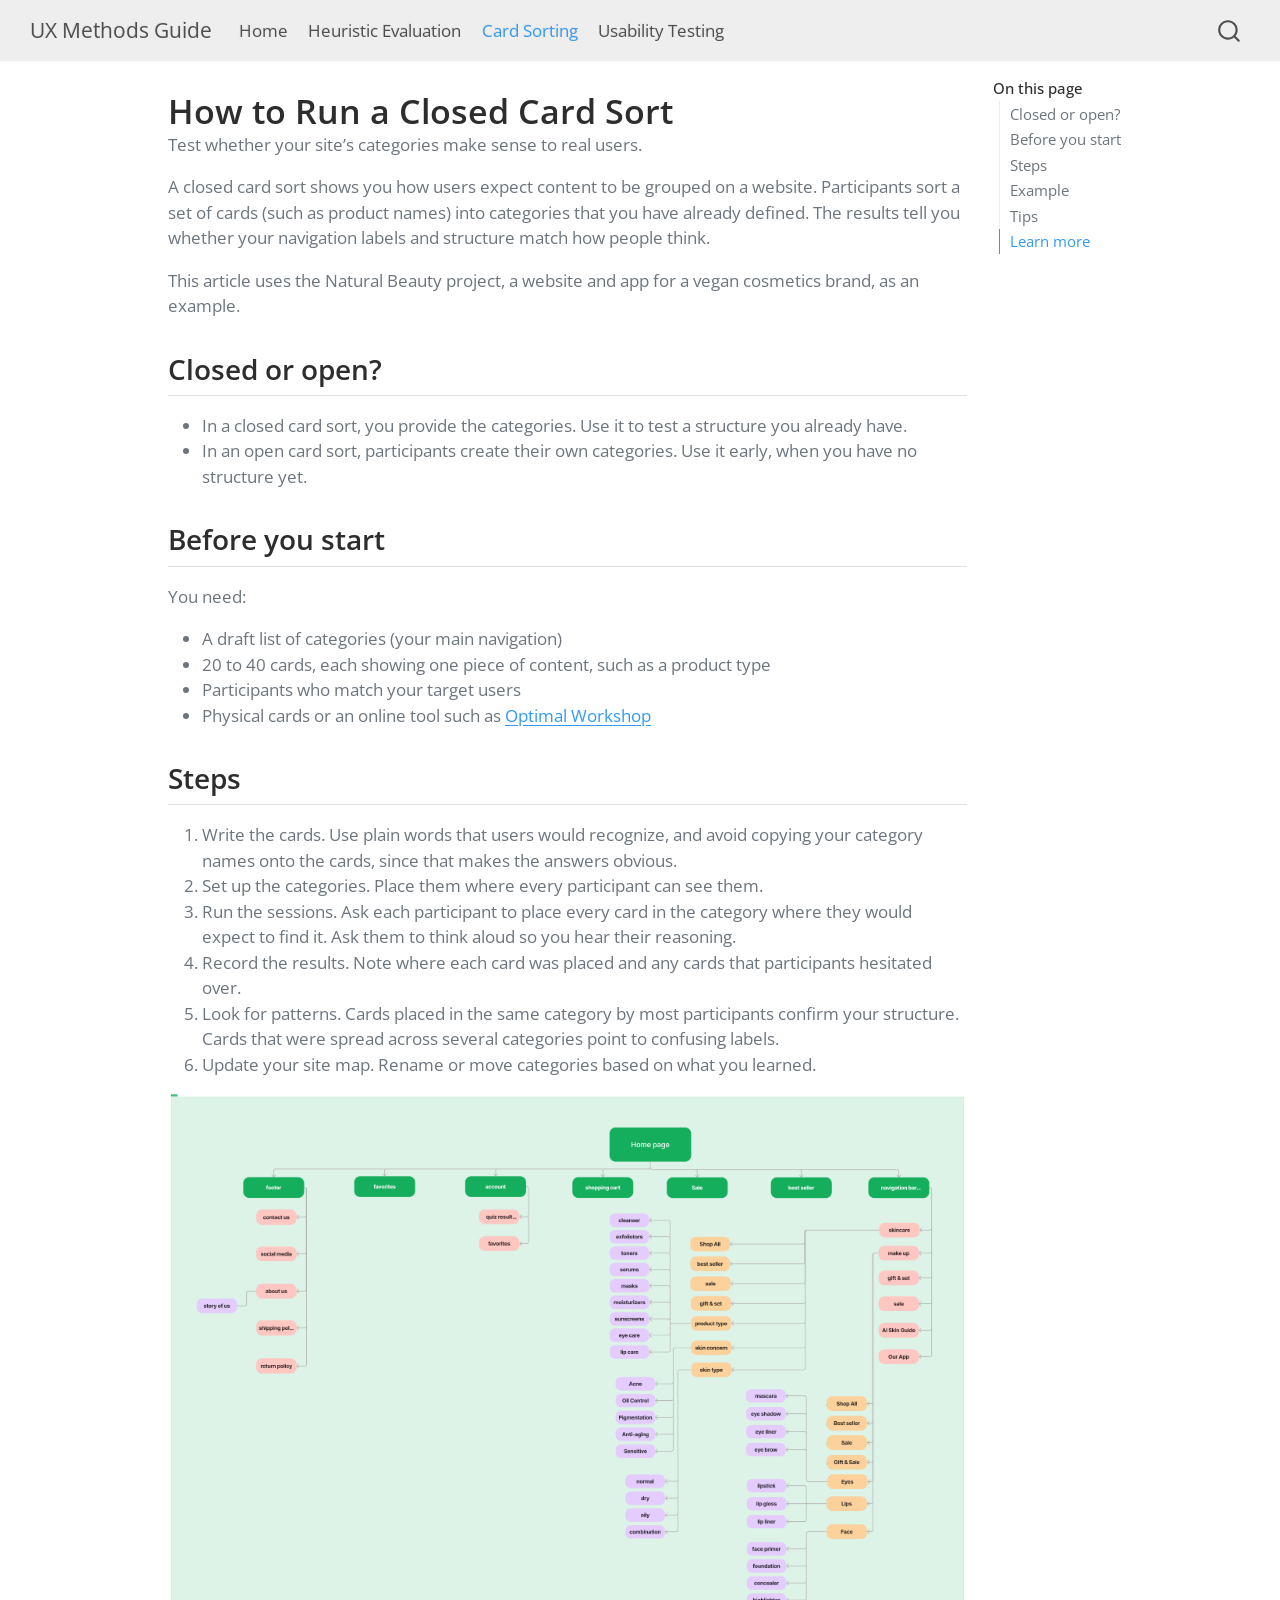
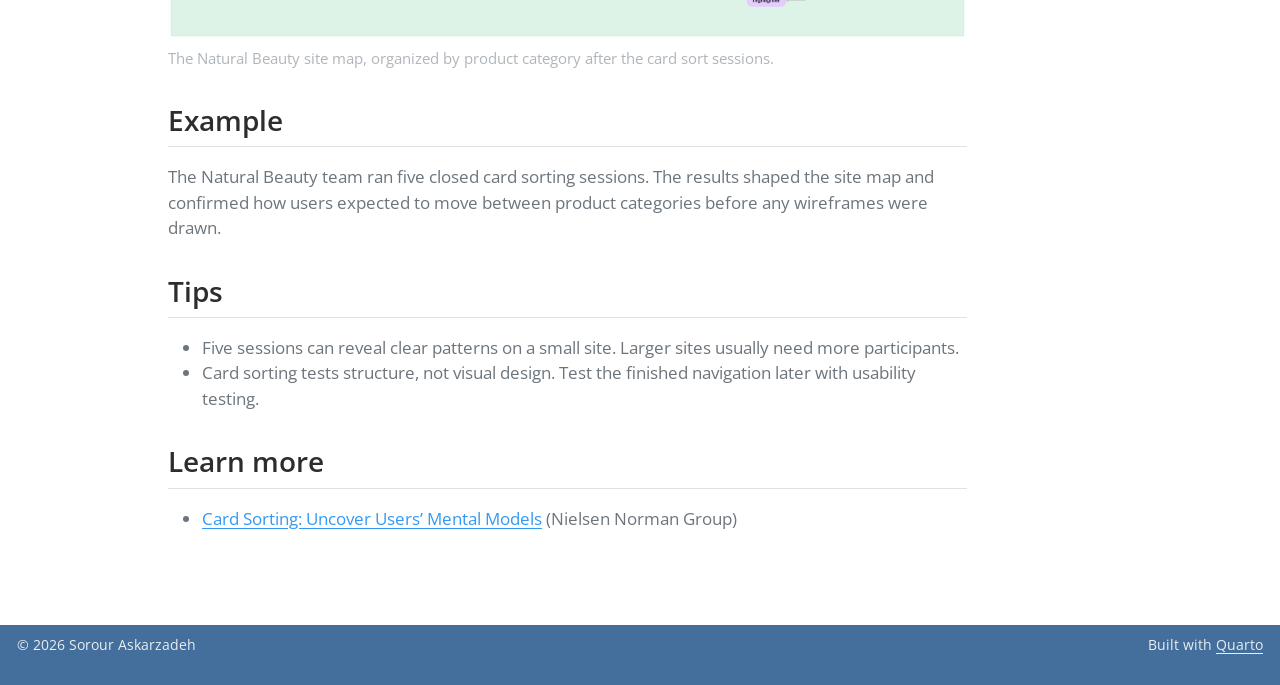
<file: docs/page2.html>
<!DOCTYPE html>
<html xmlns="http://www.w3.org/1999/xhtml" lang="en" xml:lang="en"><head>

<meta charset="utf-8">
<meta name="generator" content="quarto-1.10.18">

<meta name="viewport" content="width=device-width, initial-scale=1.0, user-scalable=yes">

<meta name="description" content="Test whether your site’s categories make sense to real users.">

<title>How to Run a Closed Card Sort – UX Methods Guide</title>
<style>
/* Default styles provided by pandoc.
** See https://pandoc.org/MANUAL.html#variables-for-html for config info.
*/
span.smallcaps{font-variant: small-caps;}
div.columns{display: flex; gap: 1.5em;}
div.column{flex: auto;}
@media screen {
div.columns{gap: min(4vw, 1.5em);}
div.column{overflow-x: auto;}
}
div.hanging-indent{margin-left: 1.5em; text-indent: -1.5em;}
ul.task-list{list-style: none;}
ul.task-list li input[type="checkbox"] {
  width: 0.8em;
  margin: 0 0.8em 0.2em -1em; /* quarto-specific, see https://github.com/quarto-dev/quarto-cli/issues/4556 */ 
  vertical-align: middle;
}
</style>


<script src="site_libs/quarto-nav/quarto-nav.js"></script>
<script src="site_libs/quarto-nav/headroom.min.js"></script>
<script src="site_libs/clipboard/clipboard.min.js"></script>
<script src="site_libs/quarto-search/autocomplete.umd.js"></script>
<script src="site_libs/quarto-search/fuse.min.js"></script>
<script src="site_libs/quarto-search/quarto-search.js"></script>
<meta name="quarto:offset" content="./">
<script src="site_libs/quarto-html/quarto.js" type="module"></script>
<script src="site_libs/quarto-html/tabsets/tabsets.js" type="module"></script>
<script src="site_libs/quarto-html/popper.min.js"></script>
<script src="site_libs/quarto-html/tippy.umd.min.js"></script>
<script src="site_libs/quarto-html/anchor.min.js"></script>
<link href="site_libs/quarto-html/tippy.css" rel="stylesheet">
<link href="site_libs/quarto-html/quarto-syntax-highlighting-64a204ab8560d761af7679ceaba22944.css" rel="stylesheet" id="quarto-text-highlighting-styles">
<script src="site_libs/bootstrap/bootstrap.min.js"></script>
<link href="site_libs/bootstrap/bootstrap-icons.css" rel="stylesheet">
<link href="site_libs/bootstrap/bootstrap-42a7d1e88c8e2ad46005e228fc328fef.min.css" rel="stylesheet" append-hash="true" id="quarto-bootstrap" data-mode="light">
<script id="quarto-search-options" type="application/json">{
  "location": "navbar",
  "copy-button": false,
  "collapse-after": 3,
  "panel-placement": "end",
  "type": "overlay",
  "limit": 50,
  "keyboard-shortcut": [
    "f",
    "/",
    "s"
  ],
  "show-item-context": false,
  "language": {
    "search-no-results-text": "No results",
    "search-matching-documents-text": "matching documents",
    "search-copy-link-title": "Copy link to search",
    "search-hide-matches-text": "Hide additional matches",
    "search-more-match-text": "more match in this document",
    "search-more-matches-text": "more matches in this document",
    "search-clear-button-title": "Clear",
    "search-text-placeholder": "",
    "search-detached-cancel-button-title": "Cancel",
    "search-submit-button-title": "Submit",
    "search-label": "Search"
  }
}</script>


<link rel="stylesheet" href="styles.css">
</head>

<body class="nav-fixed quarto-light">

<div id="quarto-search-results"></div>
  <header id="quarto-header" class="headroom fixed-top">
    <nav class="navbar navbar-expand-lg " data-bs-theme="dark">
      <div class="navbar-container container-fluid">
      <div class="navbar-brand-container mx-auto">
    <a class="navbar-brand" href="./index.html">
    <span class="navbar-title">UX Methods Guide</span>
    </a>
  </div>
            <div id="quarto-search" class="" title="Search"></div>
          <button class="navbar-toggler" type="button" data-bs-toggle="collapse" data-bs-target="#navbarCollapse" aria-controls="navbarCollapse" role="menu" aria-expanded="false" aria-label="Toggle navigation" onclick="if (window.quartoToggleHeadroom) { window.quartoToggleHeadroom(); }">
  <span class="navbar-toggler-icon"></span>
</button>
          <div class="collapse navbar-collapse" id="navbarCollapse">
            <ul class="navbar-nav navbar-nav-scroll me-auto">
  <li class="nav-item">
    <a class="nav-link" href="./index.html"> 
<span class="menu-text">Home</span></a>
  </li>  
  <li class="nav-item">
    <a class="nav-link" href="./page1.html"> 
<span class="menu-text">Heuristic Evaluation</span></a>
  </li>  
  <li class="nav-item">
    <a class="nav-link active" href="./page2.html" aria-current="page"> 
<span class="menu-text">Card Sorting</span></a>
  </li>  
  <li class="nav-item">
    <a class="nav-link" href="./page3.html"> 
<span class="menu-text">Usability Testing</span></a>
  </li>  
</ul>
          </div> <!-- /navcollapse -->
            <div class="quarto-navbar-tools">
</div>
      </div> <!-- /container-fluid -->
    </nav>
</header>
<!-- content -->
<div id="quarto-content" class="quarto-container page-columns page-rows-contents page-layout-article page-navbar">
<!-- sidebar -->
<!-- margin-sidebar -->
    <div id="quarto-margin-sidebar" class="sidebar margin-sidebar">
        <nav id="TOC" role="doc-toc" class="toc-active">
    <h2 id="toc-title">On this page</h2>
   
  <ul>
  <li><a href="#closed-or-open" id="toc-closed-or-open" class="nav-link active" data-scroll-target="#closed-or-open">Closed or open?</a></li>
  <li><a href="#before-you-start" id="toc-before-you-start" class="nav-link" data-scroll-target="#before-you-start">Before you start</a></li>
  <li><a href="#steps" id="toc-steps" class="nav-link" data-scroll-target="#steps">Steps</a></li>
  <li><a href="#example" id="toc-example" class="nav-link" data-scroll-target="#example">Example</a></li>
  <li><a href="#tips" id="toc-tips" class="nav-link" data-scroll-target="#tips">Tips</a></li>
  <li><a href="#learn-more" id="toc-learn-more" class="nav-link" data-scroll-target="#learn-more">Learn more</a></li>
  </ul>
</nav>
    </div>
<!-- main -->
<main class="content" id="quarto-document-content">

<header id="title-block-header" class="quarto-title-block default">
<div class="quarto-title">
<h1 class="title">How to Run a Closed Card Sort</h1>
</div>

<div>
  <div class="description">
    Test whether your site’s categories make sense to real users.
  </div>
</div>


<div class="quarto-title-meta">

    
  
    
  </div>
  


</header>


<p>A closed card sort shows you how users expect content to be grouped on a website. Participants sort a set of cards (such as product names) into categories that you have already defined. The results tell you whether your navigation labels and structure match how people think.</p>
<p>This article uses the Natural Beauty project, a website and app for a vegan cosmetics brand, as an example.</p>
<section id="closed-or-open" class="level2">
<h2 class="anchored" data-anchor-id="closed-or-open">Closed or open?</h2>
<ul>
<li>In a closed card sort, you provide the categories. Use it to test a structure you already have.</li>
<li>In an open card sort, participants create their own categories. Use it early, when you have no structure yet.</li>
</ul>
</section>
<section id="before-you-start" class="level2">
<h2 class="anchored" data-anchor-id="before-you-start">Before you start</h2>
<p>You need:</p>
<ul>
<li>A draft list of categories (your main navigation)</li>
<li>20 to 40 cards, each showing one piece of content, such as a product type</li>
<li>Participants who match your target users</li>
<li>Physical cards or an online tool such as <a href="https://www.optimalworkshop.com/">Optimal Workshop</a></li>
</ul>
</section>
<section id="steps" class="level2">
<h2 class="anchored" data-anchor-id="steps">Steps</h2>
<ol type="1">
<li>Write the cards. Use plain words that users would recognize, and avoid copying your category names onto the cards, since that makes the answers obvious.</li>
<li>Set up the categories. Place them where every participant can see them.</li>
<li>Run the sessions. Ask each participant to place every card in the category where they would expect to find it. Ask them to think aloud so you hear their reasoning.</li>
<li>Record the results. Note where each card was placed and any cards that participants hesitated over.</li>
<li>Look for patterns. Cards placed in the same category by most participants confirm your structure. Cards that were spread across several categories point to confusing labels.</li>
<li>Update your site map. Rename or move categories based on what you learned.</li>
</ol>
<div class="quarto-figure quarto-figure-center">
<figure class="figure">
<p><img src="images/natural-beauty-sitemap.jpg" class="img-fluid figure-img"></p>
<figcaption>The Natural Beauty site map, organized by product category after the card sort sessions.</figcaption>
</figure>
</div>
</section>
<section id="example" class="level2">
<h2 class="anchored" data-anchor-id="example">Example</h2>
<p>The Natural Beauty team ran five closed card sorting sessions. The results shaped the site map and confirmed how users expected to move between product categories before any wireframes were drawn.</p>
</section>
<section id="tips" class="level2">
<h2 class="anchored" data-anchor-id="tips">Tips</h2>
<ul>
<li>Five sessions can reveal clear patterns on a small site. Larger sites usually need more participants.</li>
<li>Card sorting tests structure, not visual design. Test the finished navigation later with usability testing.</li>
</ul>
</section>
<section id="learn-more" class="level2">
<h2 class="anchored" data-anchor-id="learn-more">Learn more</h2>
<ul>
<li><a href="https://www.nngroup.com/articles/card-sorting-definition/">Card Sorting: Uncover Users’ Mental Models</a> (Nielsen Norman Group)</li>
</ul>


</section>

<a onclick="window.scrollTo(0, 0); return false;" role="button" id="quarto-back-to-top"><i class="bi bi-arrow-up"></i> Back to top</a></main> <!-- /main -->
<script id="quarto-html-after-body" type="application/javascript">
  window.document.addEventListener("DOMContentLoaded", function (event) {
    const icon = "";
    const anchorJS = new window.AnchorJS();
    anchorJS.options = {
      placement: 'right',
      icon: icon
    };
    anchorJS.add('.anchored');
    const isCodeAnnotation = (el) => {
      for (const clz of el.classList) {
        if (clz.startsWith('code-annotation-')) {                     
          return true;
        }
      }
      return false;
    }
    const onCopySuccess = function(e) {
      // button target
      const button = e.trigger;
      // don't keep focus
      button.blur();
      // flash "checked"
      button.classList.add('code-copy-button-checked');
      var currentTitle = button.getAttribute("title");
      button.setAttribute("title", "Copied!");
      let tooltip;
      if (window.bootstrap) {
        button.setAttribute("data-bs-toggle", "tooltip");
        button.setAttribute("data-bs-placement", "left");
        button.setAttribute("data-bs-title", "Copied!");
        tooltip = new bootstrap.Tooltip(button, 
          { trigger: "manual", 
            customClass: "code-copy-button-tooltip",
            offset: [0, -8]});
        tooltip.show();    
      }
      setTimeout(function() {
        if (tooltip) {
          tooltip.hide();
          button.removeAttribute("data-bs-title");
          button.removeAttribute("data-bs-toggle");
          button.removeAttribute("data-bs-placement");
        }
        button.setAttribute("title", currentTitle);
        button.classList.remove('code-copy-button-checked');
      }, 1000);
      // clear code selection
      e.clearSelection();
    }
    const getTextToCopy = function(trigger) {
      const outerScaffold = trigger.parentElement.cloneNode(true);
      const codeEl = outerScaffold.querySelector('code');
      for (const childEl of codeEl.children) {
        if (isCodeAnnotation(childEl)) {
          childEl.remove();
        }
      }
      return codeEl.innerText;
    }
    const clipboard = new window.ClipboardJS('.code-copy-button:not([data-in-quarto-modal])', {
      text: getTextToCopy
    });
    clipboard.on('success', onCopySuccess);
    if (window.document.getElementById('quarto-embedded-source-code-modal')) {
      const clipboardModal = new window.ClipboardJS('.code-copy-button[data-in-quarto-modal]', {
        text: getTextToCopy,
        container: window.document.getElementById('quarto-embedded-source-code-modal')
      });
      clipboardModal.on('success', onCopySuccess);
    }
      var localhostRegex = new RegExp(/^(?:http|https):\/\/localhost\:?[0-9]*\//);
      var mailtoRegex = new RegExp(/^mailto:/);
        var filterRegex = new RegExp('/' + window.location.host + '/');
      var isInternal = (href) => {
          return filterRegex.test(href) || localhostRegex.test(href) || mailtoRegex.test(href);
      }
      // Inspect non-navigation links and adorn them if external
     var links = window.document.querySelectorAll('a[href]:not(.nav-link):not(.navbar-brand):not(.toc-action):not(.sidebar-link):not(.sidebar-item-toggle):not(.pagination-link):not(.no-external):not([aria-hidden]):not(.dropdown-item):not(.quarto-navigation-tool):not(.about-link)');
      for (var i=0; i<links.length; i++) {
        const link = links[i];
        if (!isInternal(link.href)) {
          // undo the damage that might have been done by quarto-nav.js in the case of
          // links that we want to consider external
          if (link.dataset.originalHref !== undefined) {
            link.href = link.dataset.originalHref;
          }
        }
      }
    function tippyHover(el, contentFn, onTriggerFn, onUntriggerFn) {
      const config = {
        allowHTML: true,
        maxWidth: 500,
        delay: 100,
        arrow: false,
        appendTo: function(el) {
            return el.parentElement;
        },
        interactive: true,
        interactiveBorder: 10,
        theme: 'quarto',
        placement: 'bottom-start',
      };
      if (contentFn) {
        config.content = contentFn;
      }
      if (onTriggerFn) {
        config.onTrigger = onTriggerFn;
      }
      if (onUntriggerFn) {
        config.onUntrigger = onUntriggerFn;
      }
      window.tippy(el, config); 
    }
    const noterefs = window.document.querySelectorAll('a[role="doc-noteref"]');
    for (var i=0; i<noterefs.length; i++) {
      const ref = noterefs[i];
      tippyHover(ref, function() {
        // use id or data attribute instead here
        let href = ref.getAttribute('data-footnote-href') || ref.getAttribute('href');
        try { href = new URL(href).hash; } catch {}
        const id = href.replace(/^#\/?/, "");
        const note = window.document.getElementById(id);
        if (note) {
          return note.innerHTML;
        } else {
          return "";
        }
      });
    }
    const xrefs = window.document.querySelectorAll('a.quarto-xref');
    const processXRef = (id, note) => {
      // Strip column container classes
      const stripColumnClz = (el) => {
        el.classList.remove("page-full", "page-columns");
        if (el.children) {
          for (const child of el.children) {
            stripColumnClz(child);
          }
        }
      }
      stripColumnClz(note)
      if (id === null || id.startsWith('sec-')) {
        // Special case sections, only their first couple elements
        const container = document.createElement("div");
        if (note.children && note.children.length > 2) {
          container.appendChild(note.children[0].cloneNode(true));
          for (let i = 1; i < note.children.length; i++) {
            const child = note.children[i];
            if (child.tagName === "P" && child.innerText === "") {
              continue;
            } else {
              container.appendChild(child.cloneNode(true));
              break;
            }
          }
          if (window.Quarto?.typesetMath) {
            window.Quarto.typesetMath(container);
          }
          return container.innerHTML
        } else {
          if (window.Quarto?.typesetMath) {
            window.Quarto.typesetMath(note);
          }
          return note.innerHTML;
        }
      } else {
        // Remove any anchor links if they are present
        const anchorLink = note.querySelector('a.anchorjs-link');
        if (anchorLink) {
          anchorLink.remove();
        }
        if (window.Quarto?.typesetMath) {
          window.Quarto.typesetMath(note);
        }
        if (note.classList.contains("callout")) {
          return note.outerHTML;
        } else {
          return note.innerHTML;
        }
      }
    }
    for (var i=0; i<xrefs.length; i++) {
      const xref = xrefs[i];
      tippyHover(xref, undefined, function(instance) {
        instance.disable();
        let url = xref.getAttribute('href');
        let hash = undefined; 
        if (url.startsWith('#')) {
          hash = url;
        } else {
          try { hash = new URL(url).hash; } catch {}
        }
        if (hash) {
          const id = hash.replace(/^#\/?/, "");
          const note = window.document.getElementById(id);
          if (note !== null) {
            try {
              const html = processXRef(id, note.cloneNode(true));
              instance.setContent(html);
            } finally {
              instance.enable();
              instance.show();
            }
          } else {
            // See if we can fetch this
            fetch(url.split('#')[0])
            .then(res => res.text())
            .then(html => {
              const parser = new DOMParser();
              const htmlDoc = parser.parseFromString(html, "text/html");
              const note = htmlDoc.getElementById(id);
              if (note !== null) {
                const html = processXRef(id, note);
                instance.setContent(html);
              } 
            }).finally(() => {
              instance.enable();
              instance.show();
            });
          }
        } else {
          // See if we can fetch a full url (with no hash to target)
          // This is a special case and we should probably do some content thinning / targeting
          fetch(url)
          .then(res => res.text())
          .then(html => {
            const parser = new DOMParser();
            const htmlDoc = parser.parseFromString(html, "text/html");
            const note = htmlDoc.querySelector('main.content');
            if (note !== null) {
              // This should only happen for chapter cross references
              // (since there is no id in the URL)
              // remove the first header
              if (note.children.length > 0 && note.children[0].tagName === "HEADER") {
                note.children[0].remove();
              }
              const html = processXRef(null, note);
              instance.setContent(html);
            } 
          }).finally(() => {
            instance.enable();
            instance.show();
          });
        }
      }, function(instance) {
      });
    }
        let selectedAnnoteEl;
        const selectorForAnnotation = ( cell, annotation) => {
          let cellAttr = 'data-code-cell="' + cell + '"';
          let lineAttr = 'data-code-annotation="' +  annotation + '"';
          const selector = 'span[' + cellAttr + '][' + lineAttr + ']';
          return selector;
        }
        const selectCodeLines = (annoteEl) => {
          const doc = window.document;
          const targetCell = annoteEl.getAttribute("data-target-cell");
          const targetAnnotation = annoteEl.getAttribute("data-target-annotation");
          const annoteSpan = window.document.querySelector(selectorForAnnotation(targetCell, targetAnnotation));
          const lines = annoteSpan.getAttribute("data-code-lines").split(",");
          const lineIds = lines.map((line) => {
            return targetCell + "-" + line;
          })
          let top = null;
          let height = null;
          let parent = null;
          if (lineIds.length > 0) {
              //compute the position of the single el (top and bottom and make a div)
              const el = window.document.getElementById(lineIds[0]);
              top = el.offsetTop;
              height = el.offsetHeight;
              parent = el.parentElement.parentElement;
            if (lineIds.length > 1) {
              const lastEl = window.document.getElementById(lineIds[lineIds.length - 1]);
              const bottom = lastEl.offsetTop + lastEl.offsetHeight;
              height = bottom - top;
            }
            if (top !== null && height !== null && parent !== null) {
              // cook up a div (if necessary) and position it 
              let div = window.document.getElementById("code-annotation-line-highlight");
              if (div === null) {
                div = window.document.createElement("div");
                div.setAttribute("id", "code-annotation-line-highlight");
                div.style.position = 'absolute';
                parent.appendChild(div);
              }
              div.style.top = top - 2 + "px";
              div.style.height = height + 4 + "px";
              div.style.left = 0;
              let gutterDiv = window.document.getElementById("code-annotation-line-highlight-gutter");
              if (gutterDiv === null) {
                gutterDiv = window.document.createElement("div");
                gutterDiv.setAttribute("id", "code-annotation-line-highlight-gutter");
                gutterDiv.style.position = 'absolute';
                const codeCell = window.document.getElementById(targetCell);
                const gutter = codeCell.querySelector('.code-annotation-gutter');
                gutter.appendChild(gutterDiv);
              }
              gutterDiv.style.top = top - 2 + "px";
              gutterDiv.style.height = height + 4 + "px";
            }
            selectedAnnoteEl = annoteEl;
          }
        };
        const unselectCodeLines = () => {
          const elementsIds = ["code-annotation-line-highlight", "code-annotation-line-highlight-gutter"];
          elementsIds.forEach((elId) => {
            const div = window.document.getElementById(elId);
            if (div) {
              div.remove();
            }
          });
          selectedAnnoteEl = undefined;
        };
          // Handle positioning of the toggle
      window.addEventListener(
        "resize",
        throttle(() => {
          elRect = undefined;
          if (selectedAnnoteEl) {
            selectCodeLines(selectedAnnoteEl);
          }
        }, 10)
      );
      function throttle(fn, ms) {
      let throttle = false;
      let timer;
        return (...args) => {
          if(!throttle) { // first call gets through
              fn.apply(this, args);
              throttle = true;
          } else { // all the others get throttled
              if(timer) clearTimeout(timer); // cancel #2
              timer = setTimeout(() => {
                fn.apply(this, args);
                timer = throttle = false;
              }, ms);
          }
        };
      }
        // Attach click handler to the DT
        const annoteDls = window.document.querySelectorAll('dt[data-target-cell]');
        for (const annoteDlNode of annoteDls) {
          annoteDlNode.addEventListener('click', (event) => {
            const clickedEl = event.target;
            if (clickedEl !== selectedAnnoteEl) {
              unselectCodeLines();
              const activeEl = window.document.querySelector('dt[data-target-cell].code-annotation-active');
              if (activeEl) {
                activeEl.classList.remove('code-annotation-active');
              }
              selectCodeLines(clickedEl);
              clickedEl.classList.add('code-annotation-active');
            } else {
              // Unselect the line
              unselectCodeLines();
              clickedEl.classList.remove('code-annotation-active');
            }
          });
        }
    const findCites = (el) => {
      const parentEl = el.parentElement;
      if (parentEl) {
        const cites = parentEl.dataset.cites;
        if (cites) {
          return {
            el,
            cites: cites.split(' ')
          };
        } else {
          return findCites(el.parentElement)
        }
      } else {
        return undefined;
      }
    };
    var bibliorefs = window.document.querySelectorAll('a[role="doc-biblioref"]');
    for (var i=0; i<bibliorefs.length; i++) {
      const ref = bibliorefs[i];
      const citeInfo = findCites(ref);
      if (citeInfo) {
        tippyHover(citeInfo.el, function() {
          var popup = window.document.createElement('div');
          citeInfo.cites.forEach(function(cite) {
            var citeDiv = window.document.createElement('div');
            citeDiv.classList.add('hanging-indent');
            citeDiv.classList.add('csl-entry');
            var biblioDiv = window.document.getElementById('ref-' + cite);
            if (biblioDiv) {
              citeDiv.innerHTML = biblioDiv.innerHTML;
            }
            popup.appendChild(citeDiv);
          });
          return popup.innerHTML;
        });
      }
    }
  });
  </script>
</div> <!-- /content -->
<footer class="footer">
  <div class="nav-footer">
    <div class="nav-footer-left">
<p>© 2026 Sorour Askarzadeh</p>
</div>   
    <div class="nav-footer-center">
      &nbsp;
    </div>
    <div class="nav-footer-right">
<p>Built with <a href="https://quarto.org">Quarto</a></p>
</div>
  </div>
</footer>




</body></html>
</file>
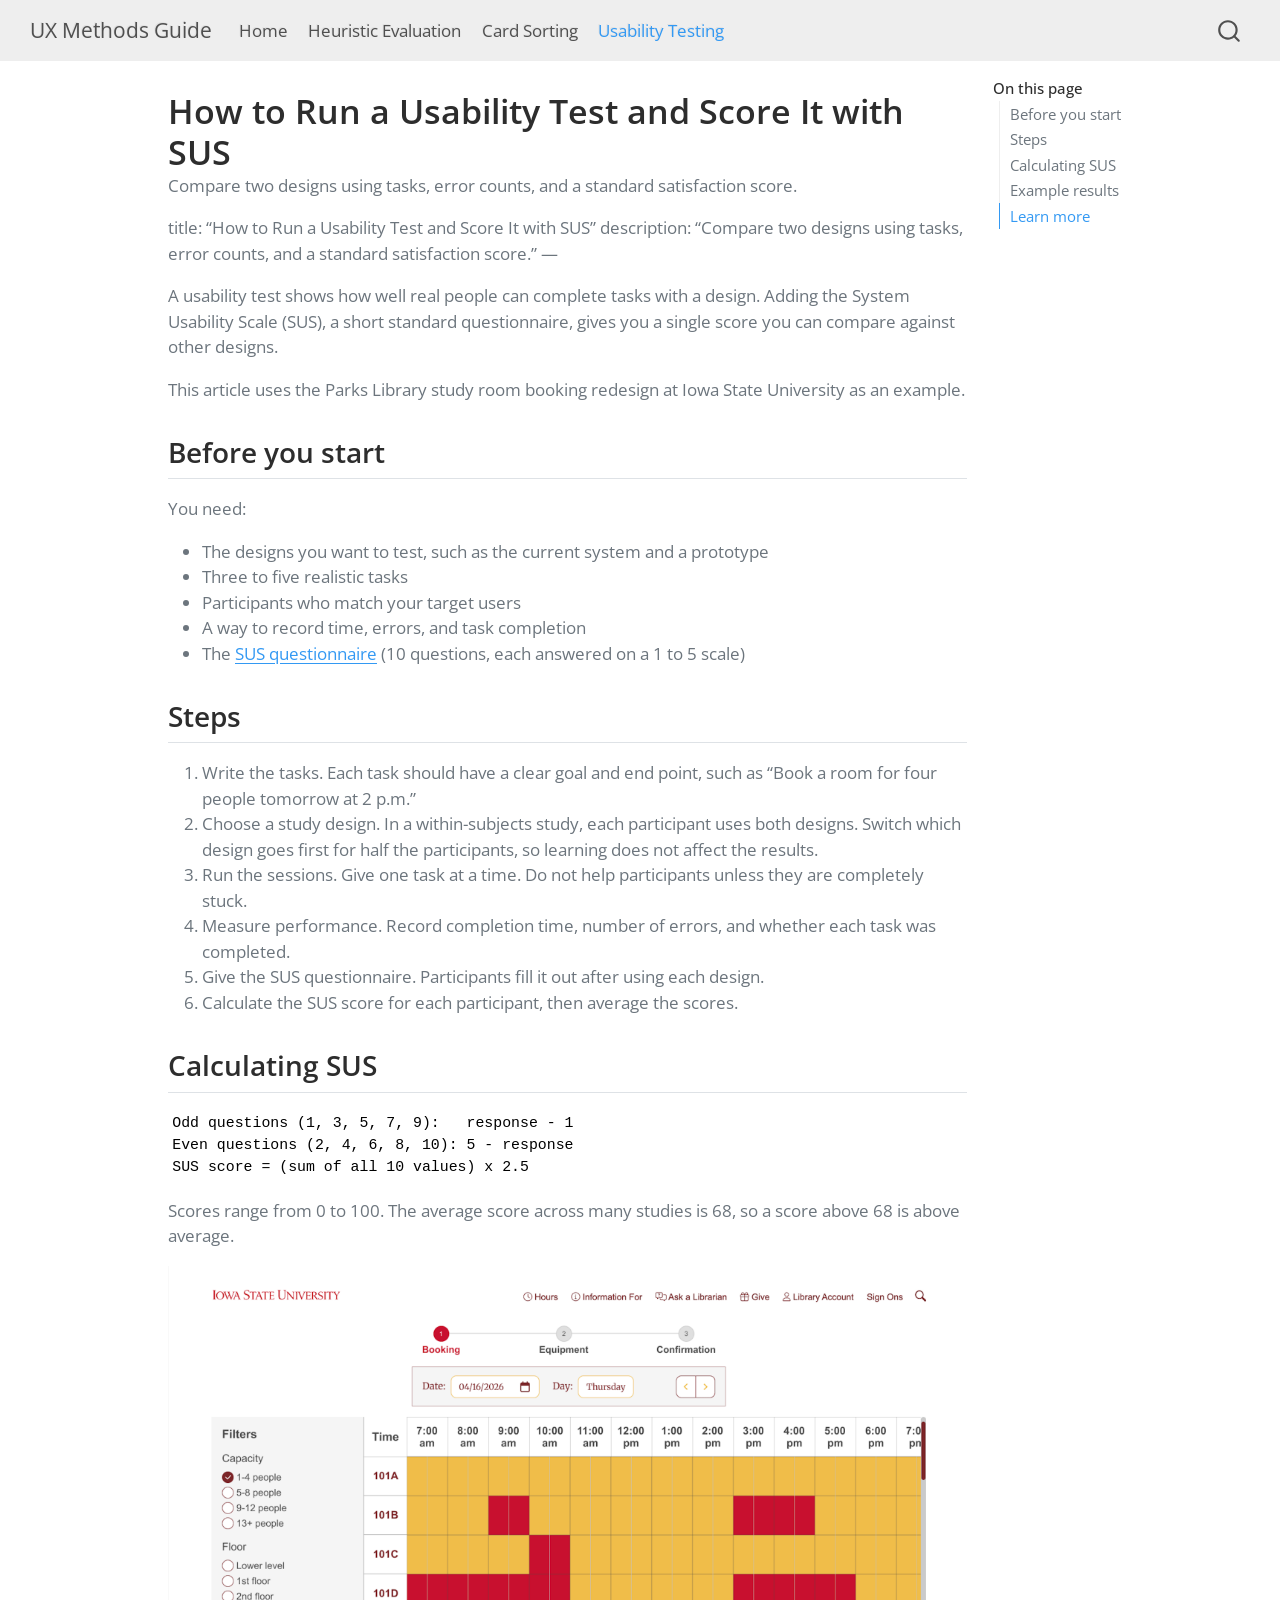
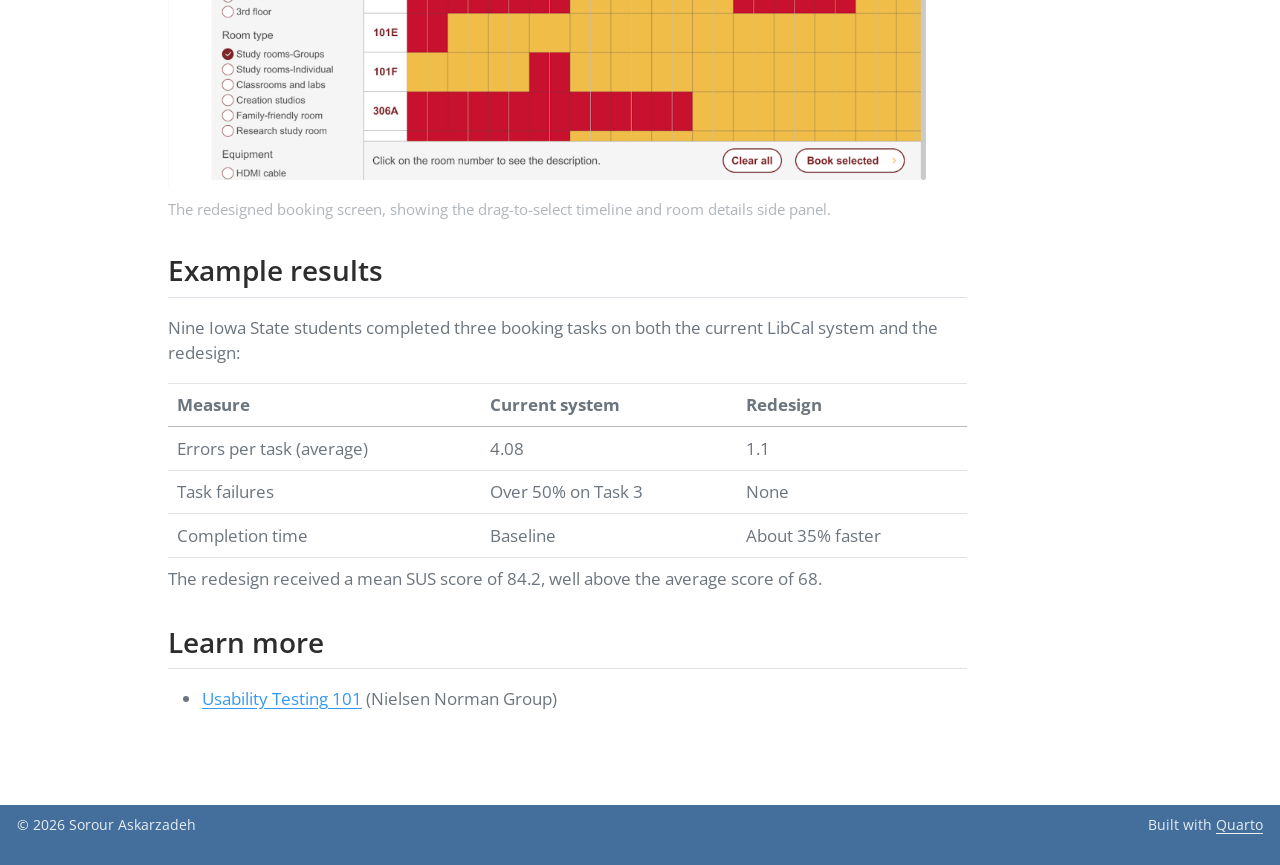
<file: docs/page3.html>
<!DOCTYPE html>
<html xmlns="http://www.w3.org/1999/xhtml" lang="en" xml:lang="en"><head>

<meta charset="utf-8">
<meta name="generator" content="quarto-1.10.18">

<meta name="viewport" content="width=device-width, initial-scale=1.0, user-scalable=yes">

<meta name="description" content="Compare two designs using tasks, error counts, and a standard satisfaction score.">

<title>How to Run a Usability Test and Score It with SUS – UX Methods Guide</title>
<style>
/* Default styles provided by pandoc.
** See https://pandoc.org/MANUAL.html#variables-for-html for config info.
*/
span.smallcaps{font-variant: small-caps;}
div.columns{display: flex; gap: 1.5em;}
div.column{flex: auto;}
@media screen {
div.columns{gap: min(4vw, 1.5em);}
div.column{overflow-x: auto;}
}
div.hanging-indent{margin-left: 1.5em; text-indent: -1.5em;}
ul.task-list{list-style: none;}
ul.task-list li input[type="checkbox"] {
  width: 0.8em;
  margin: 0 0.8em 0.2em -1em; /* quarto-specific, see https://github.com/quarto-dev/quarto-cli/issues/4556 */ 
  vertical-align: middle;
}
</style>


<script src="site_libs/quarto-nav/quarto-nav.js"></script>
<script src="site_libs/quarto-nav/headroom.min.js"></script>
<script src="site_libs/clipboard/clipboard.min.js"></script>
<script src="site_libs/quarto-search/autocomplete.umd.js"></script>
<script src="site_libs/quarto-search/fuse.min.js"></script>
<script src="site_libs/quarto-search/quarto-search.js"></script>
<meta name="quarto:offset" content="./">
<script src="site_libs/quarto-html/quarto.js" type="module"></script>
<script src="site_libs/quarto-html/tabsets/tabsets.js" type="module"></script>
<script src="site_libs/quarto-html/popper.min.js"></script>
<script src="site_libs/quarto-html/tippy.umd.min.js"></script>
<script src="site_libs/quarto-html/anchor.min.js"></script>
<link href="site_libs/quarto-html/tippy.css" rel="stylesheet">
<link href="site_libs/quarto-html/quarto-syntax-highlighting-64a204ab8560d761af7679ceaba22944.css" rel="stylesheet" id="quarto-text-highlighting-styles">
<script src="site_libs/bootstrap/bootstrap.min.js"></script>
<link href="site_libs/bootstrap/bootstrap-icons.css" rel="stylesheet">
<link href="site_libs/bootstrap/bootstrap-42a7d1e88c8e2ad46005e228fc328fef.min.css" rel="stylesheet" append-hash="true" id="quarto-bootstrap" data-mode="light">
<script id="quarto-search-options" type="application/json">{
  "location": "navbar",
  "copy-button": false,
  "collapse-after": 3,
  "panel-placement": "end",
  "type": "overlay",
  "limit": 50,
  "keyboard-shortcut": [
    "f",
    "/",
    "s"
  ],
  "show-item-context": false,
  "language": {
    "search-no-results-text": "No results",
    "search-matching-documents-text": "matching documents",
    "search-copy-link-title": "Copy link to search",
    "search-hide-matches-text": "Hide additional matches",
    "search-more-match-text": "more match in this document",
    "search-more-matches-text": "more matches in this document",
    "search-clear-button-title": "Clear",
    "search-text-placeholder": "",
    "search-detached-cancel-button-title": "Cancel",
    "search-submit-button-title": "Submit",
    "search-label": "Search"
  }
}</script>


<link rel="stylesheet" href="styles.css">
</head>

<body class="nav-fixed quarto-light">

<div id="quarto-search-results"></div>
  <header id="quarto-header" class="headroom fixed-top">
    <nav class="navbar navbar-expand-lg " data-bs-theme="dark">
      <div class="navbar-container container-fluid">
      <div class="navbar-brand-container mx-auto">
    <a class="navbar-brand" href="./index.html">
    <span class="navbar-title">UX Methods Guide</span>
    </a>
  </div>
            <div id="quarto-search" class="" title="Search"></div>
          <button class="navbar-toggler" type="button" data-bs-toggle="collapse" data-bs-target="#navbarCollapse" aria-controls="navbarCollapse" role="menu" aria-expanded="false" aria-label="Toggle navigation" onclick="if (window.quartoToggleHeadroom) { window.quartoToggleHeadroom(); }">
  <span class="navbar-toggler-icon"></span>
</button>
          <div class="collapse navbar-collapse" id="navbarCollapse">
            <ul class="navbar-nav navbar-nav-scroll me-auto">
  <li class="nav-item">
    <a class="nav-link" href="./index.html"> 
<span class="menu-text">Home</span></a>
  </li>  
  <li class="nav-item">
    <a class="nav-link" href="./page1.html"> 
<span class="menu-text">Heuristic Evaluation</span></a>
  </li>  
  <li class="nav-item">
    <a class="nav-link" href="./page2.html"> 
<span class="menu-text">Card Sorting</span></a>
  </li>  
  <li class="nav-item">
    <a class="nav-link active" href="./page3.html" aria-current="page"> 
<span class="menu-text">Usability Testing</span></a>
  </li>  
</ul>
          </div> <!-- /navcollapse -->
            <div class="quarto-navbar-tools">
</div>
      </div> <!-- /container-fluid -->
    </nav>
</header>
<!-- content -->
<div id="quarto-content" class="quarto-container page-columns page-rows-contents page-layout-article page-navbar">
<!-- sidebar -->
<!-- margin-sidebar -->
    <div id="quarto-margin-sidebar" class="sidebar margin-sidebar">
        <nav id="TOC" role="doc-toc" class="toc-active">
    <h2 id="toc-title">On this page</h2>
   
  <ul>
  <li><a href="#before-you-start" id="toc-before-you-start" class="nav-link active" data-scroll-target="#before-you-start">Before you start</a></li>
  <li><a href="#steps" id="toc-steps" class="nav-link" data-scroll-target="#steps">Steps</a></li>
  <li><a href="#calculating-sus" id="toc-calculating-sus" class="nav-link" data-scroll-target="#calculating-sus">Calculating SUS</a></li>
  <li><a href="#example-results" id="toc-example-results" class="nav-link" data-scroll-target="#example-results">Example results</a></li>
  <li><a href="#learn-more" id="toc-learn-more" class="nav-link" data-scroll-target="#learn-more">Learn more</a></li>
  </ul>
</nav>
    </div>
<!-- main -->
<main class="content" id="quarto-document-content">

<header id="title-block-header" class="quarto-title-block default">
<div class="quarto-title">
<h1 class="title">How to Run a Usability Test and Score It with SUS</h1>
</div>

<div>
  <div class="description">
    Compare two designs using tasks, error counts, and a standard satisfaction score.
  </div>
</div>


<div class="quarto-title-meta">

    
  
    
  </div>
  


</header>


<p>title: “How to Run a Usability Test and Score It with SUS” description: “Compare two designs using tasks, error counts, and a standard satisfaction score.” —</p>
<p>A usability test shows how well real people can complete tasks with a design. Adding the System Usability Scale (SUS), a short standard questionnaire, gives you a single score you can compare against other designs.</p>
<p>This article uses the Parks Library study room booking redesign at Iowa State University as an example.</p>
<section id="before-you-start" class="level2">
<h2 class="anchored" data-anchor-id="before-you-start">Before you start</h2>
<p>You need:</p>
<ul>
<li>The designs you want to test, such as the current system and a prototype</li>
<li>Three to five realistic tasks</li>
<li>Participants who match your target users</li>
<li>A way to record time, errors, and task completion</li>
<li>The <a href="https://measuringu.com/sus/">SUS questionnaire</a> (10 questions, each answered on a 1 to 5 scale)</li>
</ul>
</section>
<section id="steps" class="level2">
<h2 class="anchored" data-anchor-id="steps">Steps</h2>
<ol type="1">
<li>Write the tasks. Each task should have a clear goal and end point, such as “Book a room for four people tomorrow at 2 p.m.”</li>
<li>Choose a study design. In a within-subjects study, each participant uses both designs. Switch which design goes first for half the participants, so learning does not affect the results.</li>
<li>Run the sessions. Give one task at a time. Do not help participants unless they are completely stuck.</li>
<li>Measure performance. Record completion time, number of errors, and whether each task was completed.</li>
<li>Give the SUS questionnaire. Participants fill it out after using each design.</li>
<li>Calculate the SUS score for each participant, then average the scores.</li>
</ol>
</section>
<section id="calculating-sus" class="level2">
<h2 class="anchored" data-anchor-id="calculating-sus">Calculating SUS</h2>
<pre class="text"><code>Odd questions (1, 3, 5, 7, 9):   response - 1
Even questions (2, 4, 6, 8, 10): 5 - response
SUS score = (sum of all 10 values) x 2.5</code></pre>
<p>Scores range from 0 to 100. The average score across many studies is 68, so a score above 68 is above average.</p>
<div class="quarto-figure quarto-figure-center">
<figure class="figure">
<p><img src="images/parks-library-redesign.png" class="img-fluid figure-img"></p>
<figcaption>The redesigned booking screen, showing the drag-to-select timeline and room details side panel.</figcaption>
</figure>
</div>
</section>
<section id="example-results" class="level2">
<h2 class="anchored" data-anchor-id="example-results">Example results</h2>
<p>Nine Iowa State students completed three booking tasks on both the current LibCal system and the redesign:</p>
<table class="caption-top table">
<thead>
<tr class="header">
<th>Measure</th>
<th>Current system</th>
<th>Redesign</th>
</tr>
</thead>
<tbody>
<tr class="odd">
<td>Errors per task (average)</td>
<td>4.08</td>
<td>1.1</td>
</tr>
<tr class="even">
<td>Task failures</td>
<td>Over 50% on Task 3</td>
<td>None</td>
</tr>
<tr class="odd">
<td>Completion time</td>
<td>Baseline</td>
<td>About 35% faster</td>
</tr>
</tbody>
</table>
<p>The redesign received a mean SUS score of 84.2, well above the average score of 68.</p>
</section>
<section id="learn-more" class="level2">
<h2 class="anchored" data-anchor-id="learn-more">Learn more</h2>
<ul>
<li><a href="https://www.nngroup.com/articles/usability-testing-101/">Usability Testing 101</a> (Nielsen Norman Group)</li>
</ul>


</section>

<a onclick="window.scrollTo(0, 0); return false;" role="button" id="quarto-back-to-top"><i class="bi bi-arrow-up"></i> Back to top</a></main> <!-- /main -->
<script id="quarto-html-after-body" type="application/javascript">
  window.document.addEventListener("DOMContentLoaded", function (event) {
    const icon = "";
    const anchorJS = new window.AnchorJS();
    anchorJS.options = {
      placement: 'right',
      icon: icon
    };
    anchorJS.add('.anchored');
    const isCodeAnnotation = (el) => {
      for (const clz of el.classList) {
        if (clz.startsWith('code-annotation-')) {                     
          return true;
        }
      }
      return false;
    }
    const onCopySuccess = function(e) {
      // button target
      const button = e.trigger;
      // don't keep focus
      button.blur();
      // flash "checked"
      button.classList.add('code-copy-button-checked');
      var currentTitle = button.getAttribute("title");
      button.setAttribute("title", "Copied!");
      let tooltip;
      if (window.bootstrap) {
        button.setAttribute("data-bs-toggle", "tooltip");
        button.setAttribute("data-bs-placement", "left");
        button.setAttribute("data-bs-title", "Copied!");
        tooltip = new bootstrap.Tooltip(button, 
          { trigger: "manual", 
            customClass: "code-copy-button-tooltip",
            offset: [0, -8]});
        tooltip.show();    
      }
      setTimeout(function() {
        if (tooltip) {
          tooltip.hide();
          button.removeAttribute("data-bs-title");
          button.removeAttribute("data-bs-toggle");
          button.removeAttribute("data-bs-placement");
        }
        button.setAttribute("title", currentTitle);
        button.classList.remove('code-copy-button-checked');
      }, 1000);
      // clear code selection
      e.clearSelection();
    }
    const getTextToCopy = function(trigger) {
      const outerScaffold = trigger.parentElement.cloneNode(true);
      const codeEl = outerScaffold.querySelector('code');
      for (const childEl of codeEl.children) {
        if (isCodeAnnotation(childEl)) {
          childEl.remove();
        }
      }
      return codeEl.innerText;
    }
    const clipboard = new window.ClipboardJS('.code-copy-button:not([data-in-quarto-modal])', {
      text: getTextToCopy
    });
    clipboard.on('success', onCopySuccess);
    if (window.document.getElementById('quarto-embedded-source-code-modal')) {
      const clipboardModal = new window.ClipboardJS('.code-copy-button[data-in-quarto-modal]', {
        text: getTextToCopy,
        container: window.document.getElementById('quarto-embedded-source-code-modal')
      });
      clipboardModal.on('success', onCopySuccess);
    }
      var localhostRegex = new RegExp(/^(?:http|https):\/\/localhost\:?[0-9]*\//);
      var mailtoRegex = new RegExp(/^mailto:/);
        var filterRegex = new RegExp('/' + window.location.host + '/');
      var isInternal = (href) => {
          return filterRegex.test(href) || localhostRegex.test(href) || mailtoRegex.test(href);
      }
      // Inspect non-navigation links and adorn them if external
     var links = window.document.querySelectorAll('a[href]:not(.nav-link):not(.navbar-brand):not(.toc-action):not(.sidebar-link):not(.sidebar-item-toggle):not(.pagination-link):not(.no-external):not([aria-hidden]):not(.dropdown-item):not(.quarto-navigation-tool):not(.about-link)');
      for (var i=0; i<links.length; i++) {
        const link = links[i];
        if (!isInternal(link.href)) {
          // undo the damage that might have been done by quarto-nav.js in the case of
          // links that we want to consider external
          if (link.dataset.originalHref !== undefined) {
            link.href = link.dataset.originalHref;
          }
        }
      }
    function tippyHover(el, contentFn, onTriggerFn, onUntriggerFn) {
      const config = {
        allowHTML: true,
        maxWidth: 500,
        delay: 100,
        arrow: false,
        appendTo: function(el) {
            return el.parentElement;
        },
        interactive: true,
        interactiveBorder: 10,
        theme: 'quarto',
        placement: 'bottom-start',
      };
      if (contentFn) {
        config.content = contentFn;
      }
      if (onTriggerFn) {
        config.onTrigger = onTriggerFn;
      }
      if (onUntriggerFn) {
        config.onUntrigger = onUntriggerFn;
      }
      window.tippy(el, config); 
    }
    const noterefs = window.document.querySelectorAll('a[role="doc-noteref"]');
    for (var i=0; i<noterefs.length; i++) {
      const ref = noterefs[i];
      tippyHover(ref, function() {
        // use id or data attribute instead here
        let href = ref.getAttribute('data-footnote-href') || ref.getAttribute('href');
        try { href = new URL(href).hash; } catch {}
        const id = href.replace(/^#\/?/, "");
        const note = window.document.getElementById(id);
        if (note) {
          return note.innerHTML;
        } else {
          return "";
        }
      });
    }
    const xrefs = window.document.querySelectorAll('a.quarto-xref');
    const processXRef = (id, note) => {
      // Strip column container classes
      const stripColumnClz = (el) => {
        el.classList.remove("page-full", "page-columns");
        if (el.children) {
          for (const child of el.children) {
            stripColumnClz(child);
          }
        }
      }
      stripColumnClz(note)
      if (id === null || id.startsWith('sec-')) {
        // Special case sections, only their first couple elements
        const container = document.createElement("div");
        if (note.children && note.children.length > 2) {
          container.appendChild(note.children[0].cloneNode(true));
          for (let i = 1; i < note.children.length; i++) {
            const child = note.children[i];
            if (child.tagName === "P" && child.innerText === "") {
              continue;
            } else {
              container.appendChild(child.cloneNode(true));
              break;
            }
          }
          if (window.Quarto?.typesetMath) {
            window.Quarto.typesetMath(container);
          }
          return container.innerHTML
        } else {
          if (window.Quarto?.typesetMath) {
            window.Quarto.typesetMath(note);
          }
          return note.innerHTML;
        }
      } else {
        // Remove any anchor links if they are present
        const anchorLink = note.querySelector('a.anchorjs-link');
        if (anchorLink) {
          anchorLink.remove();
        }
        if (window.Quarto?.typesetMath) {
          window.Quarto.typesetMath(note);
        }
        if (note.classList.contains("callout")) {
          return note.outerHTML;
        } else {
          return note.innerHTML;
        }
      }
    }
    for (var i=0; i<xrefs.length; i++) {
      const xref = xrefs[i];
      tippyHover(xref, undefined, function(instance) {
        instance.disable();
        let url = xref.getAttribute('href');
        let hash = undefined; 
        if (url.startsWith('#')) {
          hash = url;
        } else {
          try { hash = new URL(url).hash; } catch {}
        }
        if (hash) {
          const id = hash.replace(/^#\/?/, "");
          const note = window.document.getElementById(id);
          if (note !== null) {
            try {
              const html = processXRef(id, note.cloneNode(true));
              instance.setContent(html);
            } finally {
              instance.enable();
              instance.show();
            }
          } else {
            // See if we can fetch this
            fetch(url.split('#')[0])
            .then(res => res.text())
            .then(html => {
              const parser = new DOMParser();
              const htmlDoc = parser.parseFromString(html, "text/html");
              const note = htmlDoc.getElementById(id);
              if (note !== null) {
                const html = processXRef(id, note);
                instance.setContent(html);
              } 
            }).finally(() => {
              instance.enable();
              instance.show();
            });
          }
        } else {
          // See if we can fetch a full url (with no hash to target)
          // This is a special case and we should probably do some content thinning / targeting
          fetch(url)
          .then(res => res.text())
          .then(html => {
            const parser = new DOMParser();
            const htmlDoc = parser.parseFromString(html, "text/html");
            const note = htmlDoc.querySelector('main.content');
            if (note !== null) {
              // This should only happen for chapter cross references
              // (since there is no id in the URL)
              // remove the first header
              if (note.children.length > 0 && note.children[0].tagName === "HEADER") {
                note.children[0].remove();
              }
              const html = processXRef(null, note);
              instance.setContent(html);
            } 
          }).finally(() => {
            instance.enable();
            instance.show();
          });
        }
      }, function(instance) {
      });
    }
        let selectedAnnoteEl;
        const selectorForAnnotation = ( cell, annotation) => {
          let cellAttr = 'data-code-cell="' + cell + '"';
          let lineAttr = 'data-code-annotation="' +  annotation + '"';
          const selector = 'span[' + cellAttr + '][' + lineAttr + ']';
          return selector;
        }
        const selectCodeLines = (annoteEl) => {
          const doc = window.document;
          const targetCell = annoteEl.getAttribute("data-target-cell");
          const targetAnnotation = annoteEl.getAttribute("data-target-annotation");
          const annoteSpan = window.document.querySelector(selectorForAnnotation(targetCell, targetAnnotation));
          const lines = annoteSpan.getAttribute("data-code-lines").split(",");
          const lineIds = lines.map((line) => {
            return targetCell + "-" + line;
          })
          let top = null;
          let height = null;
          let parent = null;
          if (lineIds.length > 0) {
              //compute the position of the single el (top and bottom and make a div)
              const el = window.document.getElementById(lineIds[0]);
              top = el.offsetTop;
              height = el.offsetHeight;
              parent = el.parentElement.parentElement;
            if (lineIds.length > 1) {
              const lastEl = window.document.getElementById(lineIds[lineIds.length - 1]);
              const bottom = lastEl.offsetTop + lastEl.offsetHeight;
              height = bottom - top;
            }
            if (top !== null && height !== null && parent !== null) {
              // cook up a div (if necessary) and position it 
              let div = window.document.getElementById("code-annotation-line-highlight");
              if (div === null) {
                div = window.document.createElement("div");
                div.setAttribute("id", "code-annotation-line-highlight");
                div.style.position = 'absolute';
                parent.appendChild(div);
              }
              div.style.top = top - 2 + "px";
              div.style.height = height + 4 + "px";
              div.style.left = 0;
              let gutterDiv = window.document.getElementById("code-annotation-line-highlight-gutter");
              if (gutterDiv === null) {
                gutterDiv = window.document.createElement("div");
                gutterDiv.setAttribute("id", "code-annotation-line-highlight-gutter");
                gutterDiv.style.position = 'absolute';
                const codeCell = window.document.getElementById(targetCell);
                const gutter = codeCell.querySelector('.code-annotation-gutter');
                gutter.appendChild(gutterDiv);
              }
              gutterDiv.style.top = top - 2 + "px";
              gutterDiv.style.height = height + 4 + "px";
            }
            selectedAnnoteEl = annoteEl;
          }
        };
        const unselectCodeLines = () => {
          const elementsIds = ["code-annotation-line-highlight", "code-annotation-line-highlight-gutter"];
          elementsIds.forEach((elId) => {
            const div = window.document.getElementById(elId);
            if (div) {
              div.remove();
            }
          });
          selectedAnnoteEl = undefined;
        };
          // Handle positioning of the toggle
      window.addEventListener(
        "resize",
        throttle(() => {
          elRect = undefined;
          if (selectedAnnoteEl) {
            selectCodeLines(selectedAnnoteEl);
          }
        }, 10)
      );
      function throttle(fn, ms) {
      let throttle = false;
      let timer;
        return (...args) => {
          if(!throttle) { // first call gets through
              fn.apply(this, args);
              throttle = true;
          } else { // all the others get throttled
              if(timer) clearTimeout(timer); // cancel #2
              timer = setTimeout(() => {
                fn.apply(this, args);
                timer = throttle = false;
              }, ms);
          }
        };
      }
        // Attach click handler to the DT
        const annoteDls = window.document.querySelectorAll('dt[data-target-cell]');
        for (const annoteDlNode of annoteDls) {
          annoteDlNode.addEventListener('click', (event) => {
            const clickedEl = event.target;
            if (clickedEl !== selectedAnnoteEl) {
              unselectCodeLines();
              const activeEl = window.document.querySelector('dt[data-target-cell].code-annotation-active');
              if (activeEl) {
                activeEl.classList.remove('code-annotation-active');
              }
              selectCodeLines(clickedEl);
              clickedEl.classList.add('code-annotation-active');
            } else {
              // Unselect the line
              unselectCodeLines();
              clickedEl.classList.remove('code-annotation-active');
            }
          });
        }
    const findCites = (el) => {
      const parentEl = el.parentElement;
      if (parentEl) {
        const cites = parentEl.dataset.cites;
        if (cites) {
          return {
            el,
            cites: cites.split(' ')
          };
        } else {
          return findCites(el.parentElement)
        }
      } else {
        return undefined;
      }
    };
    var bibliorefs = window.document.querySelectorAll('a[role="doc-biblioref"]');
    for (var i=0; i<bibliorefs.length; i++) {
      const ref = bibliorefs[i];
      const citeInfo = findCites(ref);
      if (citeInfo) {
        tippyHover(citeInfo.el, function() {
          var popup = window.document.createElement('div');
          citeInfo.cites.forEach(function(cite) {
            var citeDiv = window.document.createElement('div');
            citeDiv.classList.add('hanging-indent');
            citeDiv.classList.add('csl-entry');
            var biblioDiv = window.document.getElementById('ref-' + cite);
            if (biblioDiv) {
              citeDiv.innerHTML = biblioDiv.innerHTML;
            }
            popup.appendChild(citeDiv);
          });
          return popup.innerHTML;
        });
      }
    }
  });
  </script>
</div> <!-- /content -->
<footer class="footer">
  <div class="nav-footer">
    <div class="nav-footer-left">
<p>© 2026 Sorour Askarzadeh</p>
</div>   
    <div class="nav-footer-center">
      &nbsp;
    </div>
    <div class="nav-footer-right">
<p>Built with <a href="https://quarto.org">Quarto</a></p>
</div>
  </div>
</footer>




</body></html>
</file>
<file: docs/site_libs/quarto-html/tippy.css>
.tippy-box[data-animation=fade][data-state=hidden]{opacity:0}[data-tippy-root]{max-width:calc(100vw - 10px)}.tippy-box{position:relative;background-color:#333;color:#fff;border-radius:4px;font-size:14px;line-height:1.4;white-space:normal;outline:0;transition-property:transform,visibility,opacity}.tippy-box[data-placement^=top]>.tippy-arrow{bottom:0}.tippy-box[data-placement^=top]>.tippy-arrow:before{bottom:-7px;left:0;border-width:8px 8px 0;border-top-color:initial;transform-origin:center top}.tippy-box[data-placement^=bottom]>.tippy-arrow{top:0}.tippy-box[data-placement^=bottom]>.tippy-arrow:before{top:-7px;left:0;border-width:0 8px 8px;border-bottom-color:initial;transform-origin:center bottom}.tippy-box[data-placement^=left]>.tippy-arrow{right:0}.tippy-box[data-placement^=left]>.tippy-arrow:before{border-width:8px 0 8px 8px;border-left-color:initial;right:-7px;transform-origin:center left}.tippy-box[data-placement^=right]>.tippy-arrow{left:0}.tippy-box[data-placement^=right]>.tippy-arrow:before{left:-7px;border-width:8px 8px 8px 0;border-right-color:initial;transform-origin:center right}.tippy-box[data-inertia][data-state=visible]{transition-timing-function:cubic-bezier(.54,1.5,.38,1.11)}.tippy-arrow{width:16px;height:16px;color:#333}.tippy-arrow:before{content:"";position:absolute;border-color:transparent;border-style:solid}.tippy-content{position:relative;padding:5px 9px;z-index:1}
</file>
<file: docs/site_libs/quarto-html/quarto-syntax-highlighting-64a204ab8560d761af7679ceaba22944.css>
/* quarto syntax highlight colors */
:root {
  --quarto-hl-ot-color: #003B4F;
  --quarto-hl-at-color: #657422;
  --quarto-hl-ss-color: #20794D;
  --quarto-hl-an-color: #5E5E5E;
  --quarto-hl-fu-color: #4758AB;
  --quarto-hl-st-color: #20794D;
  --quarto-hl-cf-color: #003B4F;
  --quarto-hl-op-color: #5E5E5E;
  --quarto-hl-er-color: #AD0000;
  --quarto-hl-bn-color: #AD0000;
  --quarto-hl-al-color: #AD0000;
  --quarto-hl-va-color: #111111;
  --quarto-hl-bu-color: inherit;
  --quarto-hl-ex-color: inherit;
  --quarto-hl-pp-color: #AD0000;
  --quarto-hl-in-color: #5E5E5E;
  --quarto-hl-vs-color: #20794D;
  --quarto-hl-wa-color: #5E5E5E;
  --quarto-hl-do-color: #5E5E5E;
  --quarto-hl-im-color: #00769E;
  --quarto-hl-ch-color: #20794D;
  --quarto-hl-dt-color: #AD0000;
  --quarto-hl-fl-color: #AD0000;
  --quarto-hl-co-color: #5E5E5E;
  --quarto-hl-cv-color: #5E5E5E;
  --quarto-hl-cn-color: #8f5902;
  --quarto-hl-sc-color: #5E5E5E;
  --quarto-hl-dv-color: #AD0000;
  --quarto-hl-kw-color: #003B4F;
}

/* other quarto variables */
:root {
  --quarto-font-monospace: SFMono-Regular, Menlo, Monaco, Consolas, "Liberation Mono", "Courier New", monospace;
}

/* syntax highlight based on Pandoc's rules */
pre > code.sourceCode > span {
  color: #003B4F;
}

code.sourceCode > span {
  color: #003B4F;
}

div.sourceCode,
div.sourceCode pre.sourceCode {
  color: #003B4F;
}

/* Normal */
code span {
  color: #003B4F;
}

/* Alert */
code span.al {
  color: #AD0000;
  font-style: inherit;
}

/* Annotation */
code span.an {
  color: #5E5E5E;
  font-style: inherit;
}

/* Attribute */
code span.at {
  color: #657422;
  font-style: inherit;
}

/* BaseN */
code span.bn {
  color: #AD0000;
  font-style: inherit;
}

/* BuiltIn */
code span.bu {
  font-style: inherit;
}

/* ControlFlow */
code span.cf {
  color: #003B4F;
  font-weight: bold;
  font-style: inherit;
}

/* Char */
code span.ch {
  color: #20794D;
  font-style: inherit;
}

/* Constant */
code span.cn {
  color: #8f5902;
  font-style: inherit;
}

/* Comment */
code span.co {
  color: #5E5E5E;
  font-style: inherit;
}

/* CommentVar */
code span.cv {
  color: #5E5E5E;
  font-style: italic;
}

/* Documentation */
code span.do {
  color: #5E5E5E;
  font-style: italic;
}

/* DataType */
code span.dt {
  color: #AD0000;
  font-style: inherit;
}

/* DecVal */
code span.dv {
  color: #AD0000;
  font-style: inherit;
}

/* Error */
code span.er {
  color: #AD0000;
  font-style: inherit;
}

/* Extension */
code span.ex {
  font-style: inherit;
}

/* Float */
code span.fl {
  color: #AD0000;
  font-style: inherit;
}

/* Function */
code span.fu {
  color: #4758AB;
  font-style: inherit;
}

/* Import */
code span.im {
  color: #00769E;
  font-style: inherit;
}

/* Information */
code span.in {
  color: #5E5E5E;
  font-style: inherit;
}

/* Keyword */
code span.kw {
  color: #003B4F;
  font-weight: bold;
  font-style: inherit;
}

/* Operator */
code span.op {
  color: #5E5E5E;
  font-style: inherit;
}

/* Other */
code span.ot {
  color: #003B4F;
  font-style: inherit;
}

/* Preprocessor */
code span.pp {
  color: #AD0000;
  font-style: inherit;
}

/* SpecialChar */
code span.sc {
  color: #5E5E5E;
  font-style: inherit;
}

/* SpecialString */
code span.ss {
  color: #20794D;
  font-style: inherit;
}

/* String */
code span.st {
  color: #20794D;
  font-style: inherit;
}

/* Variable */
code span.va {
  color: #111111;
  font-style: inherit;
}

/* VerbatimString */
code span.vs {
  color: #20794D;
  font-style: inherit;
}

/* Warning */
code span.wa {
  color: #5E5E5E;
  font-style: italic;
}

.prevent-inlining {
  content: "</";
}

/*# sourceMappingURL=9d8d5bb603a83b8298b89080a598c93b.css.map */
</file>
<file: docs/styles.css>
/* White box behind the home page title so it's readable on the header image */
.quarto-title-banner .quarto-title {
  background-color: rgba(255, 255, 255, 0.85);
  padding: 1rem 1.5rem;
  border-radius: 8px;
  width: fit-content;
}
</file>
